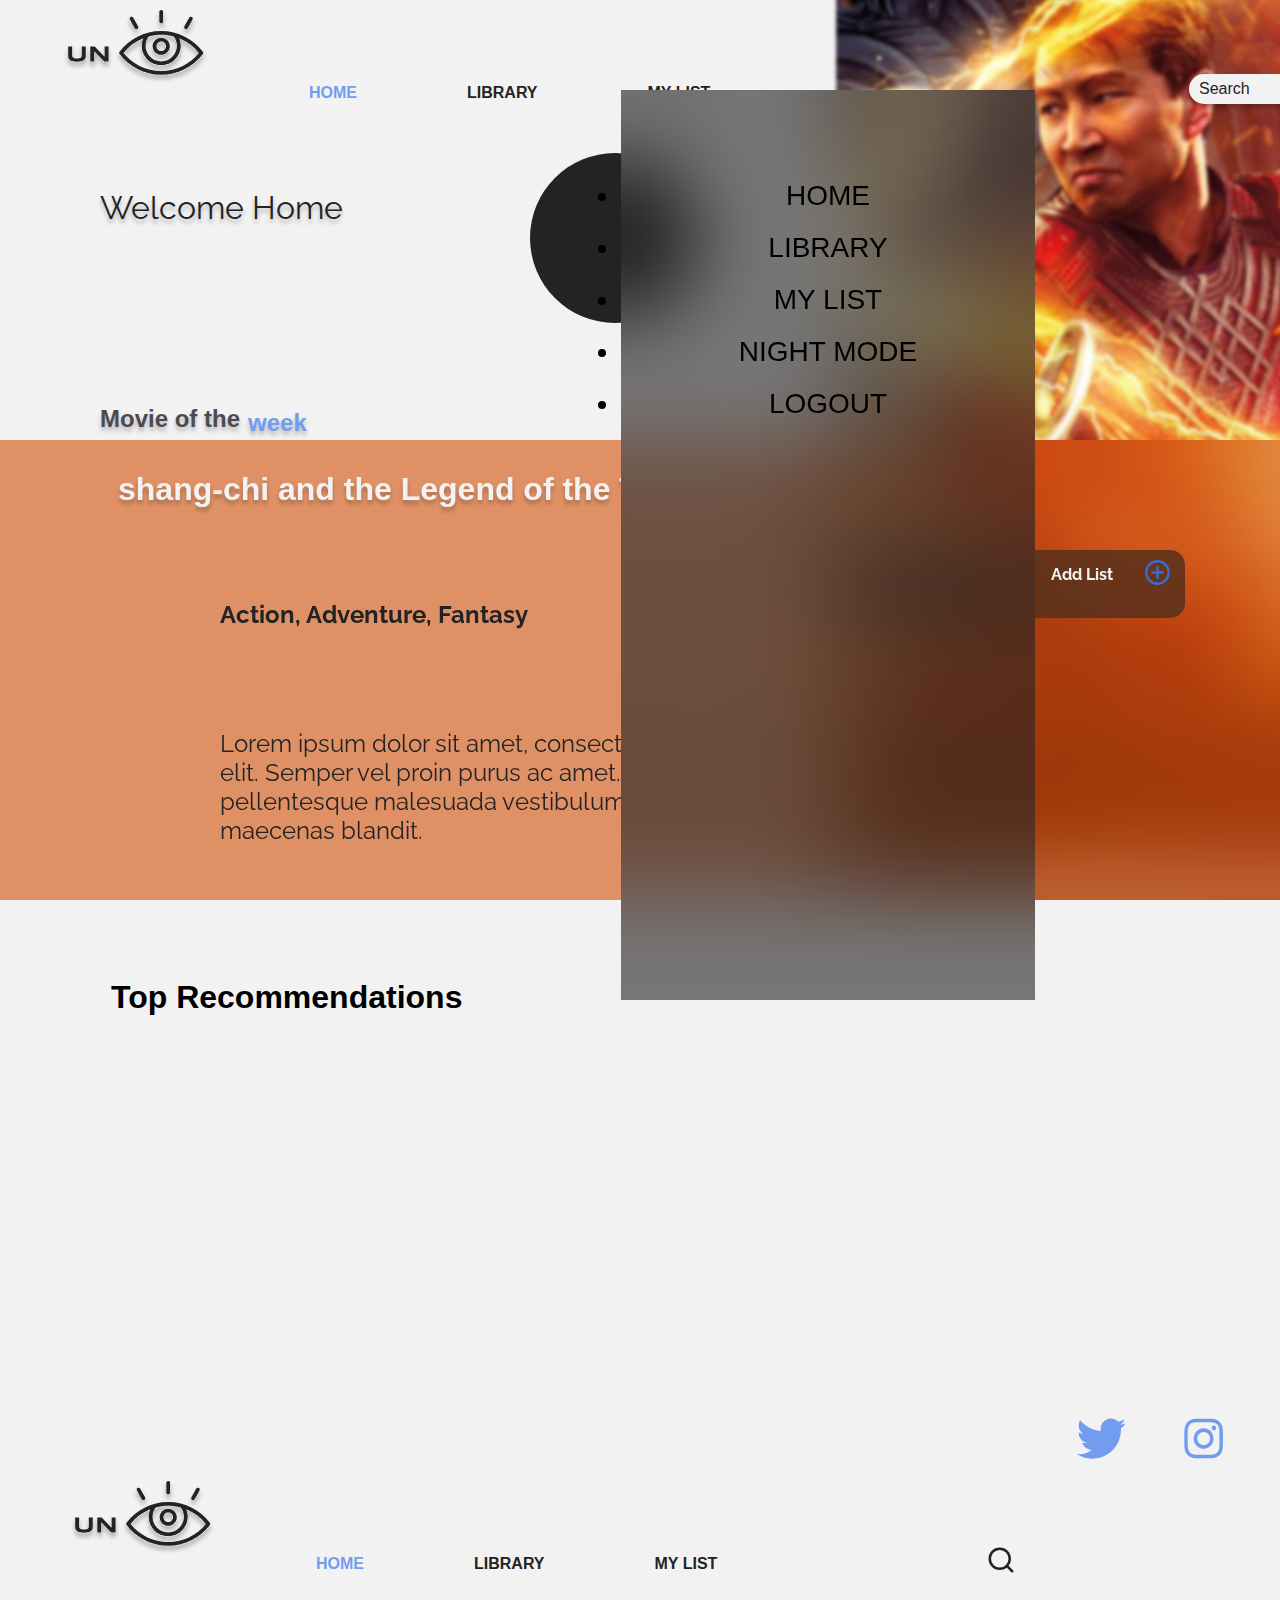
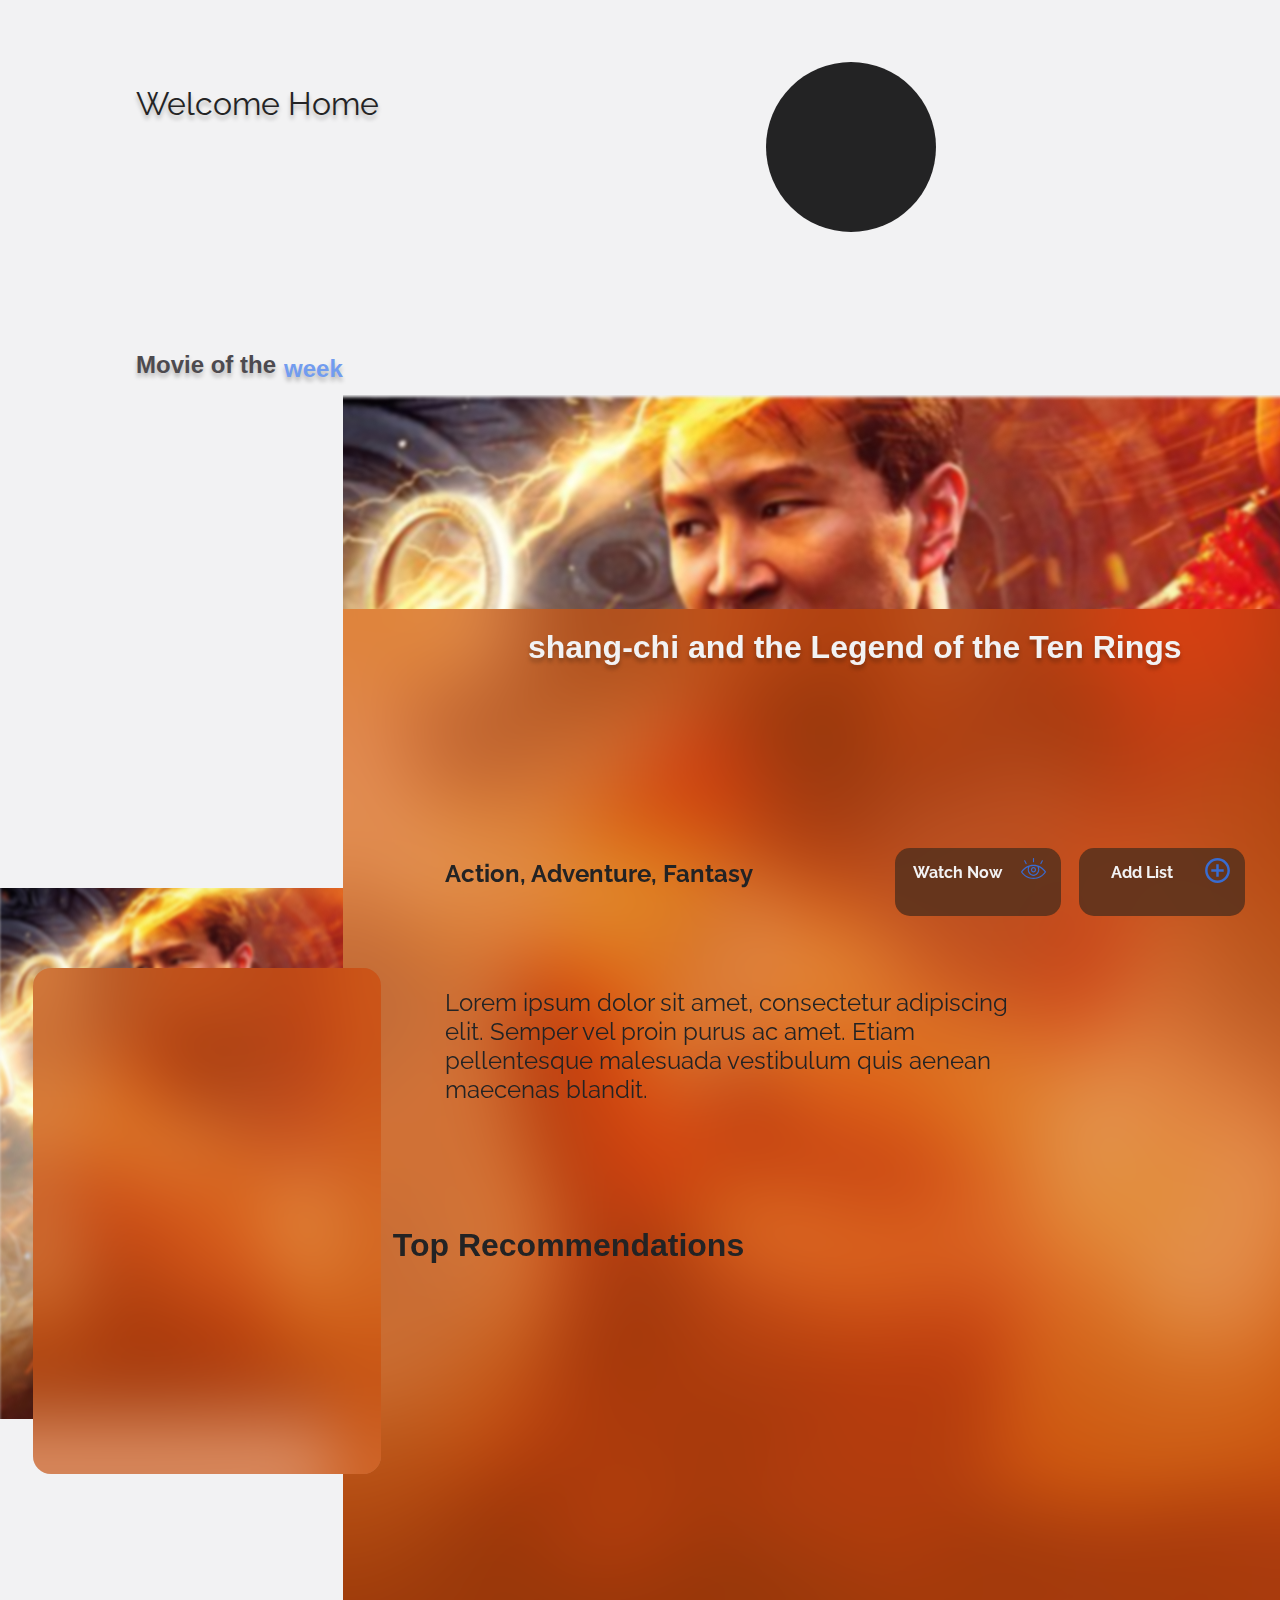
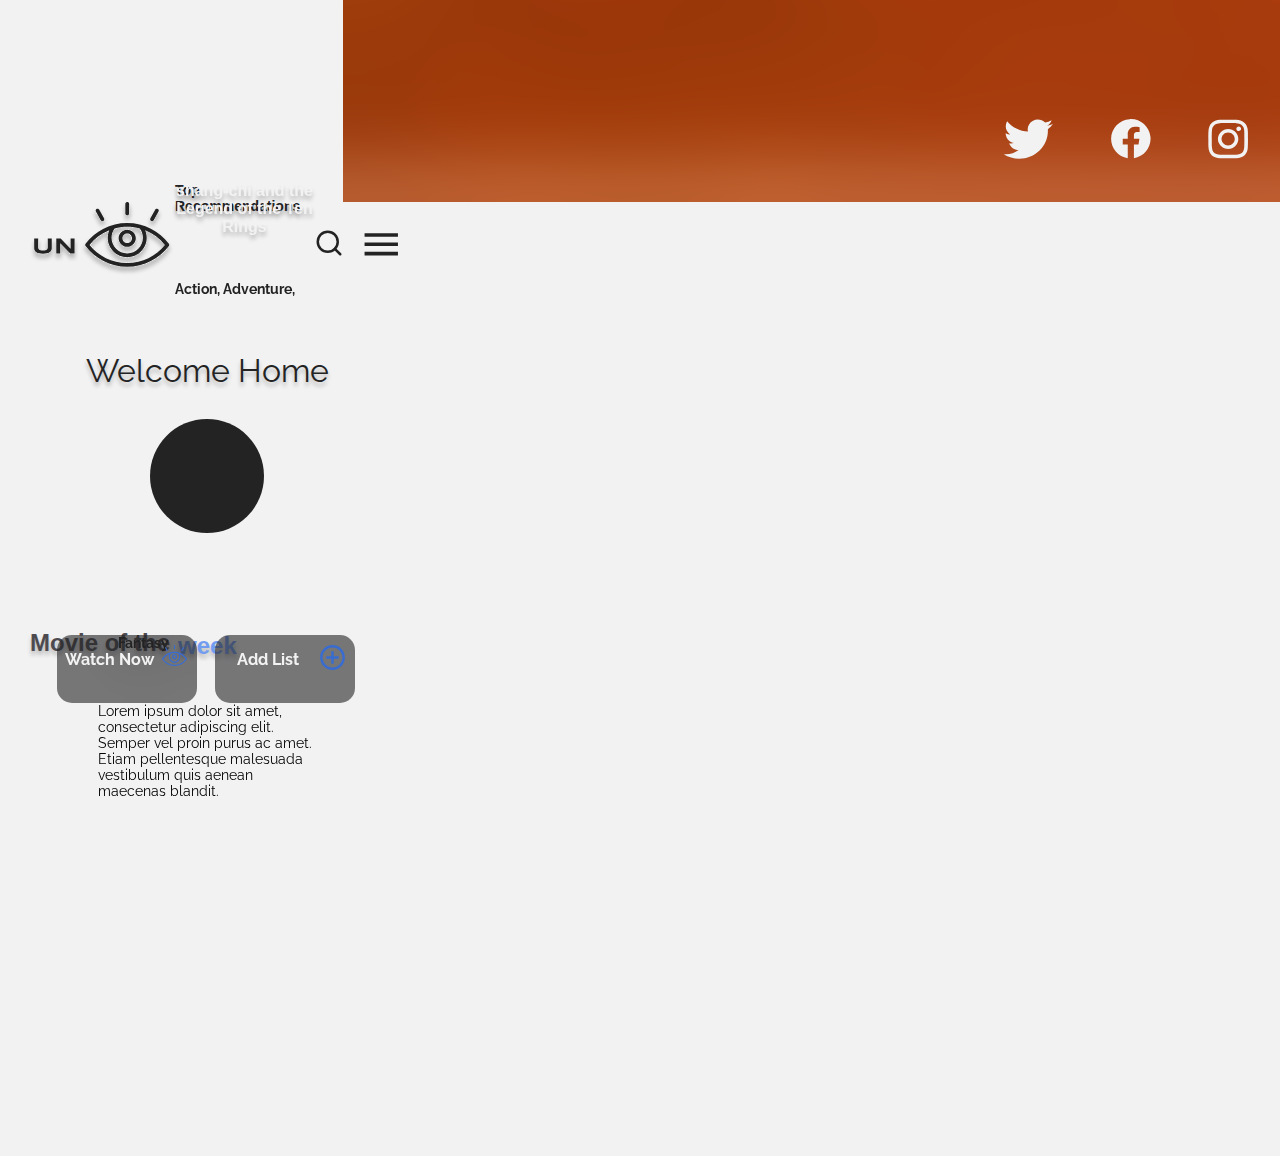
<file: index.html>
<!DOCTYPE html>
<html lang="en">
<head>
    <meta charset="UTF-8">
    <meta http-equiv="X-UA-Compatible" content="IE=edge">
    <meta name="viewport" content="width=device-width, initial-scale=1.0">

    <!--meta data-->
    <meta name="author" content="Monica Zhou, Roswika Luruli, Natasha janse van Rensbug">
    <meta name="studentnumber" content="200025, 21100423, 21100474"/>
    <meta name="subject" content="DV100_T4"/>
    <meta name="lecturer" content="Mike Maynard"/>
    <meta name="assignment" content="DV100 Term 4 Final Website"/>
    <meta name="class" content="Class2"/>

    <!--title-->
    <title>Unseen - Landing Page</title>

    <!--css link-->
    <link rel="stylesheet" href="css/main.css">
    <link rel="stylesheet" href="css/home.css">

    <!--jQuery Library-->
    <script src="https://ajax.googleapis.com/ajax/libs/jquery/3.6.0/jquery.min.js"></script>

    <!--scripts-->
    <script src="js/index.js"></script>
    <script src="js/data.js"></script>
    <script src="js/home.js"></script>

      <!--bootstrap-->
      <script src="https://cdn.jsdelivr.net/npm/bootstrap@5.1.1/dist/js/bootstrap.min.js" integrity="sha384-skAcpIdS7UcVUC05LJ9Dxay8AXcDYfBJqt1CJ85S/CFujBsIzCIv+l9liuYLaMQ/" crossorigin="anonymous"></script>
      <link href="https://cdn.jsdelivr.net/npm/bootstrap@5.0.2/dist/css/bootstrap.min.css" rel="stylesheet" integrity="sha384-EVSTQN3/azprG1Anm3QDgpJLIm9Nao0Yz1ztcQTwFspd3yD65VohhpuuCOmLASjC" crossorigin="anonymous">
      <script src="https://cdn.jsdelivr.net/npm/bootstrap@5.0.2/dist/js/bootstrap.bundle.min.js" integrity="sha384-MrcW6ZMFYlzcLA8Nl+NtUVF0sA7MsXsP1UyJoMp4YLEuNSfAP+JcXn/tWtIaxVXM" crossorigin="anonymous"></script>

    <!--google fonts link-->
    <link rel="preconnect" href="https://fonts.googleapis.com">
    <link rel="preconnect" href="https://fonts.gstatic.com" crossorigin>
    <link href="https://fonts.googleapis.com/css2?family=Raleway:ital,wght@0,100;0,200;0,300;0,400;0,500;0,600;0,700;0,800;0,900;1,100;1,200;1,300;1,400;1,500;1,600;1,700;1,800;1,900&family=Syncopate:wght@400;700&display=swap" rel="stylesheet">

    <!--THIS IS THE MASTER BRANCH-->
</head>

<body>

    <div class="container-fluid">

        <div class="landing-page-desktop d-none d-xxl-block">

        <div class="header-box">

        <div class="navigation-container">
           <a href="./index.html"><div class="nav-logo"></div></a>

              <div class="navigation-box">
                  <!-- <div id="active-filter-box"></div> -->
                  
                <div class="nav-buttons">
                 <a href="./index.html" id="home-button"><li>Home</li></a>
                 <a href="./pages/library.html"><li>Library</li></a>
                <a href="./pages/my_list.html"><li>My List</li></a>
                </div><!--nav-buttons--> 
            </div><!--navigation-box-->
    <div class="header-img">
        
            <div class="search-box">
                 <div class="search-bar">
                <input type="text" placeholder="Search" class="search">
            </div><!--search-bar-->
            </div><!--search-box-->
     </div>

     
        </div><!--navigation-container-->


        <!-- <div class="welcome-info">
            <div class="welcome-message-box"><h1>Thank you for choosing UnSEEN</h1></div>
            <div class="reg-log-box">
               <a href="pages/login.html"> <div class="reg-button button"><li>Register</li></div> </a>
               <div class="seperater-div"></div>
               <a href=""> <div class="log-button button"><li>Login</li></div> </a>
            </div> -->


        <div class="welcome-info">
            <div class="welcome-message-box"><h1>Welcome Home</h1>
                <h2 class="name_out">User</h2>

                <div class="profile-pic-box"></div>
                <div class="options-block">
                    <li>Edit Image</li>
                    <li>Night Mode</li>
                    <a href="./pages/login.html"><li>Logout</li></a>
                </div><!--options-block-->
            </div><!--welcome-message-box-->

            <div class="MOTW-div">
                <h1>Movie of the</h1>
                <h2>week</h2>
            </div>
        </div>

    </div><!--header-box-->

<div class="movie-of-week-info">
   <h1>shang-chi and the Legend of the Ten Rings</h1>
        <div class="MOTW-info-div">
         <h2>Action, Adventure, Fantasy</h2>

         <div class="watch-add-box">
             <div class="watch-add-button watch-now-button">Watch Now
                 <div class="watch-add-icon"><img src="img/icons/landing pg/watch-now.svg" width="25"></div>
             </div>
             <div class="watch-add-button add-list-button">Add List
                <div class="watch-add-icon"><img src="img/icons/landing pg/add-icon.svg" width="25"></div>
             </div>
         </div><!--watch-add-box-->

         <div class="movie-description-box">
             <h2>Lorem ipsum dolor sit amet, consectetur adipiscing elit. Semper vel proin purus ac amet. Etiam pellentesque malesuada vestibulum quis aenean maecenas blandit. </h2> </div>

        </div><!--MOTW-info-div-->
    
    
        </div><!--movie-of-week-info-->

        <div class="top-recommendations">

            <h1>Top Recommendations</h1>

            <div class="top-movies">

                <!-- <div class="movie first_movie"></div>
                <div class="movie"></div>
                <div class="movie"></div>
                <div class="movie"></div>
                <div class="movie"></div> -->

            </div><!--top-movies-->

        </div><!--top-recommendations-->

        <!-- <div class="more-recommends">

            <h1>Movies</h1>

            <div class="more-movies">

         

            </div>

        </div> -->



<div class="footer">

    <div class="media">

 <div class="twitter media-icon">  <a href=""><img class="" src="./img/icons/media icons/twitter-blue-icon.svg" height="40.66"></a></div>
 <div class="insta media-icon"> <a href=""><img class="" src="./img/icons/media icons/instagram-blue-icon.svg" height="40.66"></a></div>
 <div class="facebook media-icon"> <a href=""><img class="" src="./img/icons/media icons/facebook-blue-icon.svg" height="40.66"></a></div>

    </div><!--media-->

</div><!--footer-->


    </div><!--landing-page-desktop-->










    
    <div class="landing-page-ipad d-none d-xl-block d-xxl-none">

        <div class="navigation-container-pd">
            <a href="./index.html"><div class="nav-logo-pd"></div></a>

            <div class="navigation-box-pd">
                <!-- <div id="active-filter-box"></div> -->
                
              <div class="nav-buttons-pd">
               <a href="./index.html" id="home-button-pd"><li>Home</li></a>
               <a href="./pages/library.html"><li>Library</li></a>
              <a href="./pages/my_list.html"><li>My List</li></a>
              </div><!--nav-buttons--> 

              <div class="search-icon-pd">
              <div class="search-icon-pd"><img src="img/icons/landing pg/search.svg" width="30"></div></div>
          </div><!--navigation-box-->

       </div><!--navigation-container-pd-->

       <div class="welcome-message-box-pd">

        <div class="thank-you-box-pd">Welcome Home 
            <h2 class="name_out">User</h2>
        
        <div class="profile-pic-box"></div>
        <div class="options-block options-block-pd">
            <li>Edit Image</li>
            <li>Night Mode</li>
            <a href="./pages/login.html"><li>Logout</li></a>
        </div><!--options-block-->

        </div><!--thank-you-box-pd-->

        <!-- <div class="reg-log-box-pd">
            <a href="pages/login.html"> <div class="reg-button-pd button"><li>Register</li></div> </a>
            <div class="seperater-div-pd"></div>
            <a href=""> <div class="log-button-pd button-pd"><li>Login</li></div> </a>
         </div>reg-log-box -->
         <div class="MOTW-div-pd MOTW-div-pd">
            <h1>Movie of the</h1>
            <h2>week</h2>
        </div><!--MOTW-div-->

       </div><!--welcome-message-box-pd-->



       <div class="background-img-pd">

        <div class="movie-of-week-info-pd">
            <div class="movie-title-pd">shang-chi and the Legend of the Ten Rings</div>

            <div class="MOTW-info-div-pd">
                <h2>Action, Adventure, Fantasy</h2>
       
                <div class="watch-add-box-pd">
                    <div class="watch-add-button watch-now-button-pd">Watch Now
                        <div class="watch-add-icon-pd"><img src="img/icons/landing pg/watch-now.svg" width="25"></div>
                    </div>
                    <div class="watch-add-button add-list-button-pd">Add List
                       <div class="watch-add-icon-pd"><img src="img/icons/landing pg/add-icon.svg" width="25"></div>
                    </div>
                </div><!--watch-add-box-->
       
                <div class="movie-description-box-pd">
                    <h2>Lorem ipsum dolor sit amet, consectetur adipiscing elit. Semper vel proin purus ac amet. Etiam pellentesque malesuada vestibulum quis aenean maecenas blandit. </h2> </div>
               </div>  

               <div class="top-reco-box-pd">
                   <div class="top-reco-title-pd">Top Recommendations</div>

                   <div class="top-movie-selector-pd">
                    <div class="top-movies-pd">

                        <!-- <div class="movie-pd first_movie-pd"></div>
                        <div class="movie-pd"></div>
                        <div class="movie-pd"></div>
                        <div class="movie-pd"></div>
                        <div class="movie-pd"></div> -->
        
                    </div><!--top-movies-->
                 </div>                        <!--top-movie-selector-pd-->
                <div class="empty-class1-pd"></div>

                <div class="footer">

                    <div class="media">
                
                 <div class="twitter media-icon">  <a href=""><img class="" src="./img/icons/media icons/twitter-icon-white.svg" height="40.66"></a></div>
                 <div class="insta media-icon"> <a href=""><img class="" src="./img/icons/media icons/ig-icon-white.svg" height="40.66"></a></div>
                 <div class="facebook media-icon"> <a href=""><img class="" src="./img/icons/media icons/facebook-icon-white.svg" height="40.66"></a></div>
                
                    </div><!--media-->
                
                </div><!--footer-->
               </div><!--top-reco-box-pd-->

     
            
           </div><!--movie-of-week-info-pd-->
        </div><!--background-img-pd-->


       </div><!--landing-page-ipad-->








       <div class="landing-page-iphone d-block d-sm-none">

        <div class="nav-container-mb">
           <a href="./index.html"><div class="nav-logo-mb"></div></a>
   
           <div class="nav-icon-box-mb">
               <div class="search-icon-mb">
                   <div class="search-icon-mb"><img src="img/icons/landing pg/search.svg" width="30"></div></div>
   
                   <div class="menu-icon-mb">
                       <div class=""><img src="img/icons/landing pg/menu-icon.svg" width="45"></div>
                   </div>
   
           </div><!--nav-icon-box-mb-->
        </div><!--nav-container-mb-->

        <div class="menu-box-mb">
            <ul>
                <li><a href="index.html">HOME</a></li>
                <li><a href="pages/library.html">LIBRARY</a></li>
                <li><a href="pages/my_list.html">MY LIST</a></li>
                <li><a href="">NIGHT MODE</a></li>
                <li><a href="pages/login.html">LOGOUT</a></li>
            </ul>
        </div><!--menu-box-mb-->
   
        <div class="welcome-info-mb">
           <div class="welcome-message-box-mb"><h1>Welcome Home</h1> <h2 class="name_out">User</h2>
            <div class="profile-pic-box-mb"></div>

        </div><!--welcome-message-box-mb-->

           <!-- <div class="reg-log-box-mb">
              <a href="pages/login.html"> <div class="reg-button-mb button-mb"><li>Register</li></div> </a>
              <div class="seperater-div-mb"></div>
              <a href=""> <div class="log-button-mb button-mb"><li>Login</li></div> </a>
           </div>reg-log-box -->
   
           <div class="MOTW-div-mb">
               <h1>Movie of the</h1>
               <h2>week</h2>
           </div><!--MOTW-div-->
       </div><!--welcome-info-->
   
       <div class="background-img-mb">
           <div class="movie-info-box-mb">
               <div class="MOTW-title-mb">shang-chi and the Legend of the Ten Rings</div>
               <div class="movie-genre-box-mb">Action, Adventure, Fantasy</div>
   
               <div class="watch-add-box-mb">
                   <div class="watch-add-button-mb watch-now-button-mb">Watch Now
                       <div class="watch-add-icon-mb"><img src="img/icons/landing pg/watch-now.svg" width="25"></div>
                   </div>
                   <div class="watch-add-button-mb add-list-button-mb">Add List
                      <div class="watch-add-icon-mb"><img src="img/icons/landing pg/add-icon.svg" width="25"></div>
                   </div>
   
                   <div class="movie-desc-box-mb">Lorem ipsum dolor sit amet, consectetur adipiscing elit. Semper vel proin purus ac amet. Etiam pellentesque malesuada vestibulum quis aenean maecenas blandit. </div>  
   
                   <div class="media-mb">
                   
                       <div class="twitter-mb media-icon-mb">  <a href=""><img class="" src="./img/icons/media icons/twitter-icon-white.svg" height="40.66"></a></div>
                       <div class="insta-mb media-icon-mb"> <a href=""><img class="" src="./img/icons/media icons/ig-icon-white.svg" height="40.66"></a></div>
                       <div class="facebook-mb media-icon-mb"> <a href=""><img class="" src="./img/icons/media icons/facebook-icon-white.svg" height="40.66"></a></div>
                      
                          </div><!--media-->
   
               </div><!--watch-add-box-mb-->
           </div><!--movie-info-box-mb-->
            </div><!--background-img-mb-->
   
            <div class="emptyclass1-mb"></div>
            <div class="top-reco-title-mb">Top Recommendations </div>
   
            <div class="top-movie-selector-mb">
               <div class="top-movies-mb">
   
                   <!-- <div class="movie-mb first_movie-mb"></div>
                   <div class="movie-mb"></div>
                   <div class="movie-mb"></div>
                   <div class="movie-mb"></div>
                   <div class="movie-mb"></div> -->
   
               </div><!--top-movies-->
             </div>  <!-- top-movie-selector-pd-->
   
          </div><!--landing-page-iphone-->


    </div><!--container-fluid-->
    
</body>
</html>
</file>
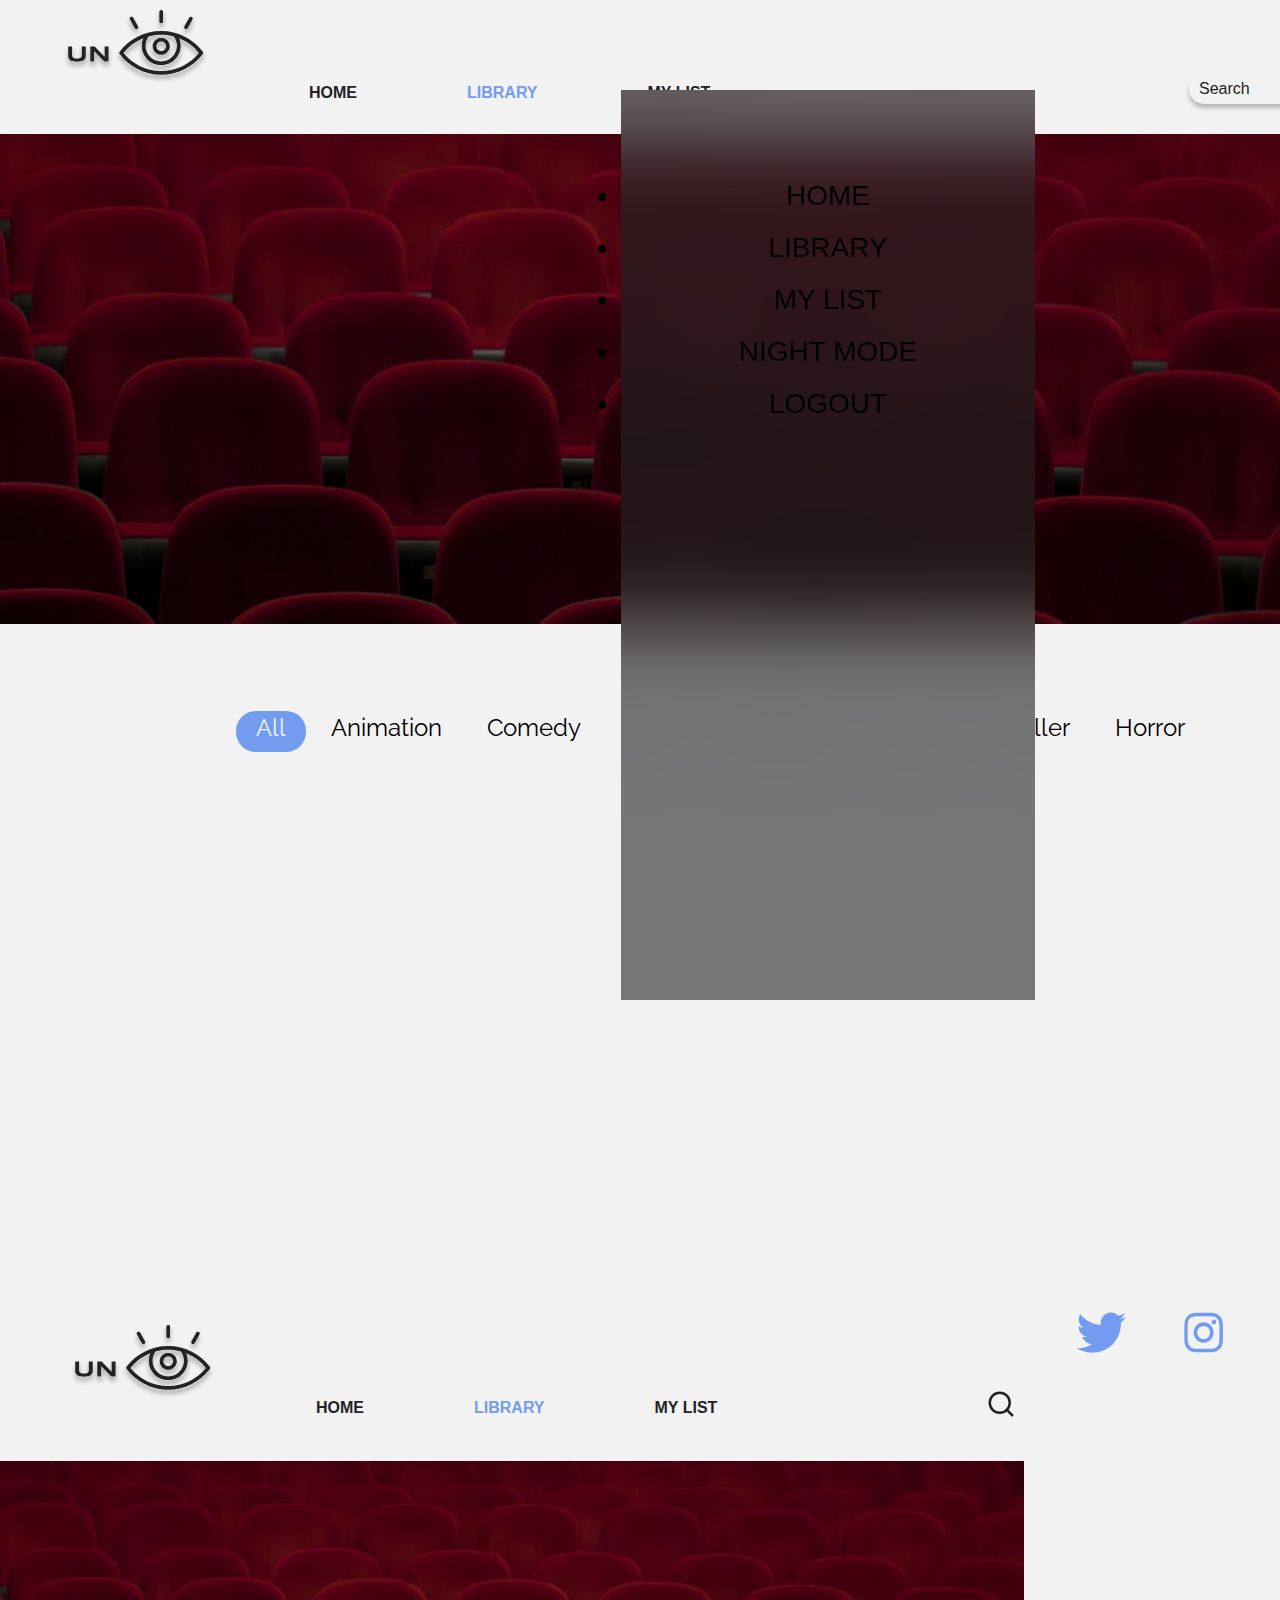
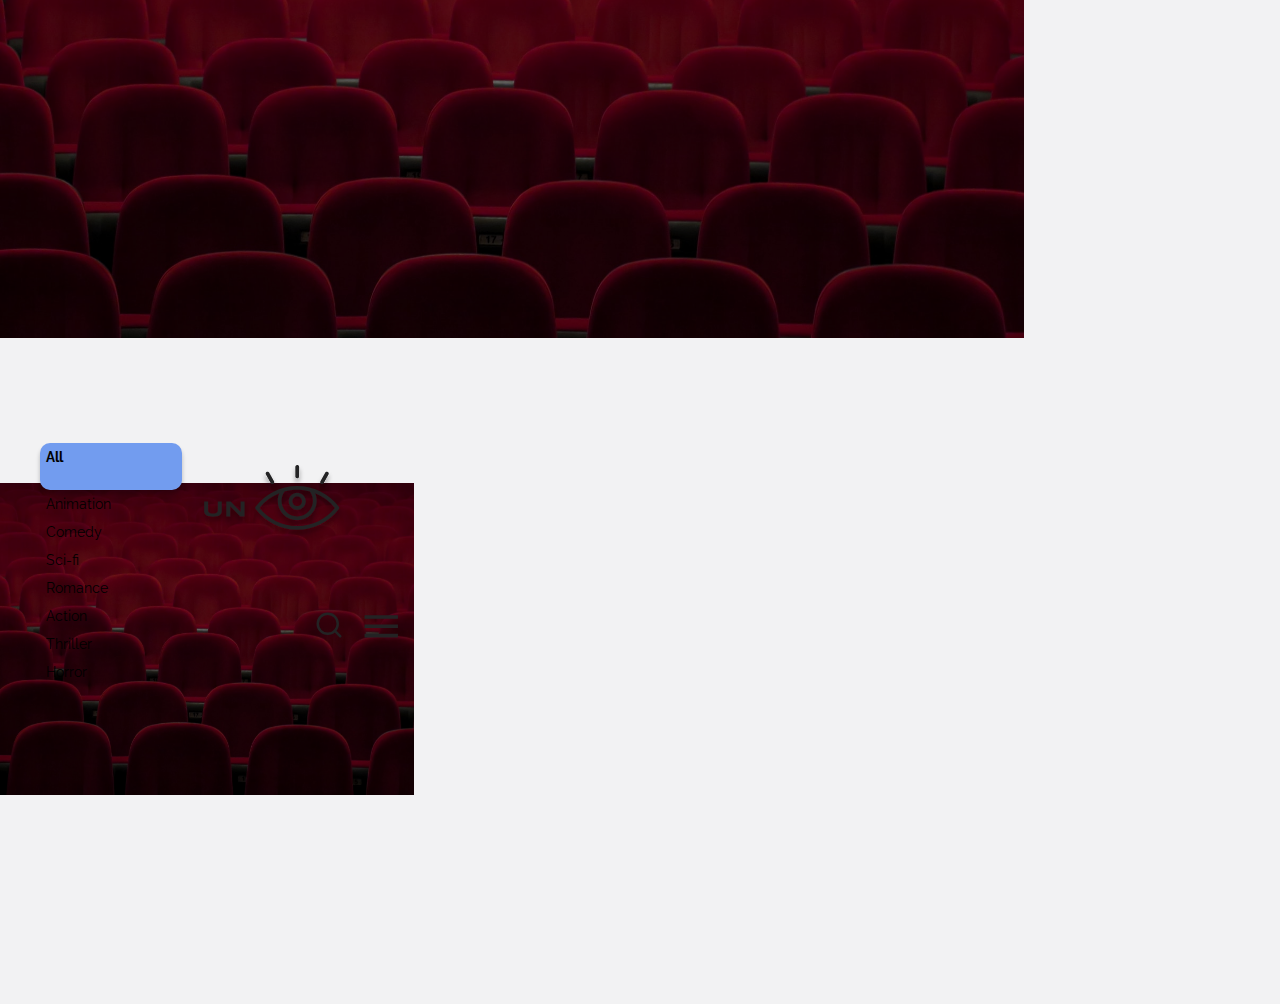
<file: pages/library.html>
<!DOCTYPE html>
<html lang="en">

<head>
    <meta charset="UTF-8">
    <meta http-equiv="X-UA-Compatible" content="IE=edge">
    <meta name="viewport" content="width=device-width, initial-scale=1.0">

    <!--meta data-->
    <meta name="author" content="Monica Zhou, Roswika Luruli, Natasha janse van Rensbug">
    <meta name="studentnumber" content="200025, 21100423, 21100474" />
    <meta name="subject" content="DV100_T4" />
    <meta name="lecturer" content="Mike Maynard" />
    <meta name="assignment" content="DV100 Term 4 Final Website" />
    <meta name="class" content="Class2" />

    <!--title-->
    <title>Unseen - Movie Library Page</title>

    <!--css link-->
    <link rel="stylesheet" href="../css/main.css">
    <link rel="stylesheet" href="../css/library.css">

    <!--jQuery Library-->
    <script src="https://ajax.googleapis.com/ajax/libs/jquery/3.6.0/jquery.min.js"></script>

    <!--scripts-->
    <script src="../js/index.js"></script>
    <script src="../js/data.js"></script>
    <script src="../js/library.js"></script>

    <!--bootstrap-->
    <script src="https://cdn.jsdelivr.net/npm/bootstrap@5.1.1/dist/js/bootstrap.min.js" integrity="sha384-skAcpIdS7UcVUC05LJ9Dxay8AXcDYfBJqt1CJ85S/CFujBsIzCIv+l9liuYLaMQ/" crossorigin="anonymous"></script>
    <link href="https://cdn.jsdelivr.net/npm/bootstrap@5.0.2/dist/css/bootstrap.min.css" rel="stylesheet" integrity="sha384-EVSTQN3/azprG1Anm3QDgpJLIm9Nao0Yz1ztcQTwFspd3yD65VohhpuuCOmLASjC" crossorigin="anonymous">
    <script src="https://cdn.jsdelivr.net/npm/bootstrap@5.0.2/dist/js/bootstrap.bundle.min.js" integrity="sha384-MrcW6ZMFYlzcLA8Nl+NtUVF0sA7MsXsP1UyJoMp4YLEuNSfAP+JcXn/tWtIaxVXM" crossorigin="anonymous"></script>

    <!--google fonts link-->
    <link rel="preconnect" href="https://fonts.googleapis.com">
    <link rel="preconnect" href="https://fonts.gstatic.com" crossorigin>
    <link href="https://fonts.googleapis.com/css2?family=Raleway:ital,wght@0,100;0,200;0,300;0,400;0,500;0,600;0,700;0,800;0,900;1,100;1,200;1,300;1,400;1,500;1,600;1,700;1,800;1,900&family=Syncopate:wght@400;700&display=swap" rel="stylesheet">

    <!--THIS IS THE MASTER BRANCH-->
</head>

<body>

    <div class="container-fluid">

        <div class="library-page-desktop d-none d-xxl-block">

            <div class="navigation-container">
                <a href="../index.html">
                    <div class="nav-logo"></div>
                </a>

                <div class="navigation-box">
                    <div class="nav-buttons">
                        <a href="../index.html">
                            <li>Home</li>
                        </a>
                        <a href="../pages/library.html" id="home-button">
                            <li>Library</li>
                        </a>
                        <a href="../pages/my_list.html">
                            <li>My List</li>
                        </a>
                    </div>
                    <!--nav-buttons-->
                </div>
                <!--navigation-box-->


                <div class="search-box">
                    <div class="search-bar">
                        <input type="text" placeholder="Search" class="search">
                    </div>
                    <!--search-bar-->
                </div>
                <!--search-box-->

            </div>
            <!--navigation-container-->


            <div class="header-img">
            </div>
            <!--header-img-->

            <div class="top-movies-box">
                <!-- <div class="top-movie first_movie">
            <div class="movie-overlay">
                <h1>Title</h1>
                <h2>9<img class="fav-star" src="../img/my-list-pg-img/star-icon.svg" height="20"></h2>
            </div>
        </div>
        <div class="top-movie"></div>
        <div class="top-movie"></div>
        <div class="top-movie"></div>
        <div class="top-movie"></div> -->
            </div>
            <!--top-movies-->

            <div class="empty-border1"></div>

            <div class="filters-box">
                <div class="filter-tabs">
                    <div class="filter-button genre-filter-active all-button" data-id="all">All</div>
                    <div class="filter-button animation-button" data-id=16>Animation</div>
                    <div class="filter-button comedy-button" data-id=35>Comedy</div>
                    <div class="filter-button sci-fi-button" data-id=878>Sci-fi</div>
                    <div class="filter-button romance-button" data-id=10749>Romance</div>
                    <div class="filter-button action-button" data-id=28>Action</div>
                    <div class="filter-button thriller-button" data-id=53>Thriller</div>
                    <div class="filter-button horror-button" data-id=27>Horror</div>
                </div>
                <!--filter-tabs-->
            </div>
            <!--filters-box-->

            <div class="movie-container">
                <!-- <div class="movie first_movie"></div>
        <div class="movie"></div>
        <div class="movie"></div>
        <div class="movie"></div>
        <div class="movie"></div> -->
            </div>
            <!--movie-container-->

            <div class="emptyclass2"></div>

            <div class="footer">

                <div class="media">

                    <div class="twitter media-icon">
                        <a href=""><img class="" src="../img/icons/media icons/twitter-blue-icon.svg" height="40.66"></a>
                    </div>
                    <div class="insta media-icon">
                        <a href=""><img class="" src="../img/icons/media icons/instagram-blue-icon.svg" height="40.66"></a>
                    </div>
                    <div class="facebook media-icon">
                        <a href=""><img class="" src="../img/icons/media icons/facebook-blue-icon.svg" height="40.66"></a>
                    </div>

                </div>
                <!--media-->

            </div>
            <!--footer-->
        </div>
        <!--library-page-desktop-->



        <!--///////////////////////////////////////////////////////////I_PAD/////////////////////////////////////////////////////////////-->



        <div class="library-page-ipad  d-none d-xl-block d-xxl-none">

            <div class="navigation-container-pd">
                <a href="../index.html">
                    <div class="nav-logo-pd"></div>
                </a>

                <div class="navigation-box-pd">
                    <!-- <div id="active-filter-box"></div> -->

                    <div class="nav-buttons-pd">
                        <a href="../index.html">
                            <li>Home</li>
                        </a>
                        <a href="" id="home-button-pd">
                            <li>Library</li>
                        </a>
                        <a href="../pages/my_list.html">
                            <li>My List</li>
                        </a>
                    </div>
                    <!--nav-buttons-->

                    <div class="search-icon-pd">
                        <div class="search-icon-pd"><img src="../img/icons/landing pg/search.svg" width="30"></div>
                    </div>
                </div>
                <!--navigation-box-->
            </div>
            <!--navigation-container-pd-->

            <div class="header-img-pd">
            </div>
            <!--header-img-pd-->

            <div class="top-movies-box-pd">
                <!-- <div class="top-movie-pd"></div>
        <div class="top-movie-pd"></div>
        <div class="top-movie-pd"></div>
        <div class="top-movie-pd"></div>
        <div class="top-movie-pd"></div> -->
            </div>
            <!--top-movies-->

            <div class="filters-box-pd">
                <div class="filter-tabs-pd">
                    <div class="filter-button-pd genre-filter-active-pd all-button-pd" data-id="all">All</div>
                    <div class="filter-button-pd animation-button-pd" data-id="16">Animation</div>
                    <div class="filter-button-pd comedy-button-pd" data-id="35">Comedy</div>
                    <div class="filter-button-pd sci-fi-button-pd" data-id="878">Sci-fi</div>
                    <div class="filter-button-pd romance-button-pd" data-id="10749">Romance</div>
                    <div class="filter-button-pd action-button-pd" data-id="28">Action</div>
                    <div class="filter-button-pd thriller-button-pd" data-id="53">Thriller</div>
                    <div class="filter-button-pd horror-button-pd" data-id="27">Horror</div>
                </div>
                <!--filter-tabs-->
            </div>
            <!--filters-box-->

            <div class="movie-container-pd">
                <!-- <div class="movie-pd first_movie-pd"></div>
        <div class="movie-pd"></div>
        <div class="movie-pd"></div> -->
            </div>
            <!--movie-container-->


        </div>
        <!--library-page-i-pad-->




        <!--///////////////////////////////////////////////////////////I_PHONE/////////////////////////////////////////////////////////////-->



        <div class="library-page-iphone d-block d-sm-none">

            <div class="nav-container-mb">
                <a href="./index.html">
                    <div class="nav-logo-mb"></div>
                </a>

                <div class="nav-icon-box-mb">
                    <div class="search-icon-mb">
                        <div class="search-icon-mb"><img src="../img/icons/landing pg/search.svg" width="30"></div>
                    </div>

                    <div class="menu-icon-mb">
                        <div class=""><img src="../img/icons/landing pg/menu-icon.svg" width="45"></div>
                    </div>
                    <!--menu-icon-mb-->

                </div>
                <!--nav-icon-box-mb-->
            </div>
            <!--nav-container-mb-->

            <div class="menu-box-mb">
                <ul>
                    <li><a href="../index.html">HOME</a></li>
                    <li><a href="../pages/library.html">LIBRARY</a></li>
                    <li><a href="../pages/my_list.html">MY LIST</a></li>
                    <li><a href="">NIGHT MODE</a></li>
                    <li><a href="../pages/login.html">LOGOUT</a></li>
                </ul>
            </div><!--menu-box-mb-->

            <div class="header-img-mb"></div>

            <div class="top-movies-box-mb">
                <!-- <div class="top-movie-mb"></div>
        <div class="top-movie-mb"></div>
        <div class="top-movie-mb"></div>
        <div class="top-movie-mb"></div> -->
            </div>
            <!--top-movies-->

            <div class=".genre-box-mb">
                
            </div>
       <div class="movie-container-mb">


       </div>
        <!--movie-container-->


    </div>
    <!--library-page-mb-->


    </div>
    <!--container-fluid-->

</body>

</html>
</file>
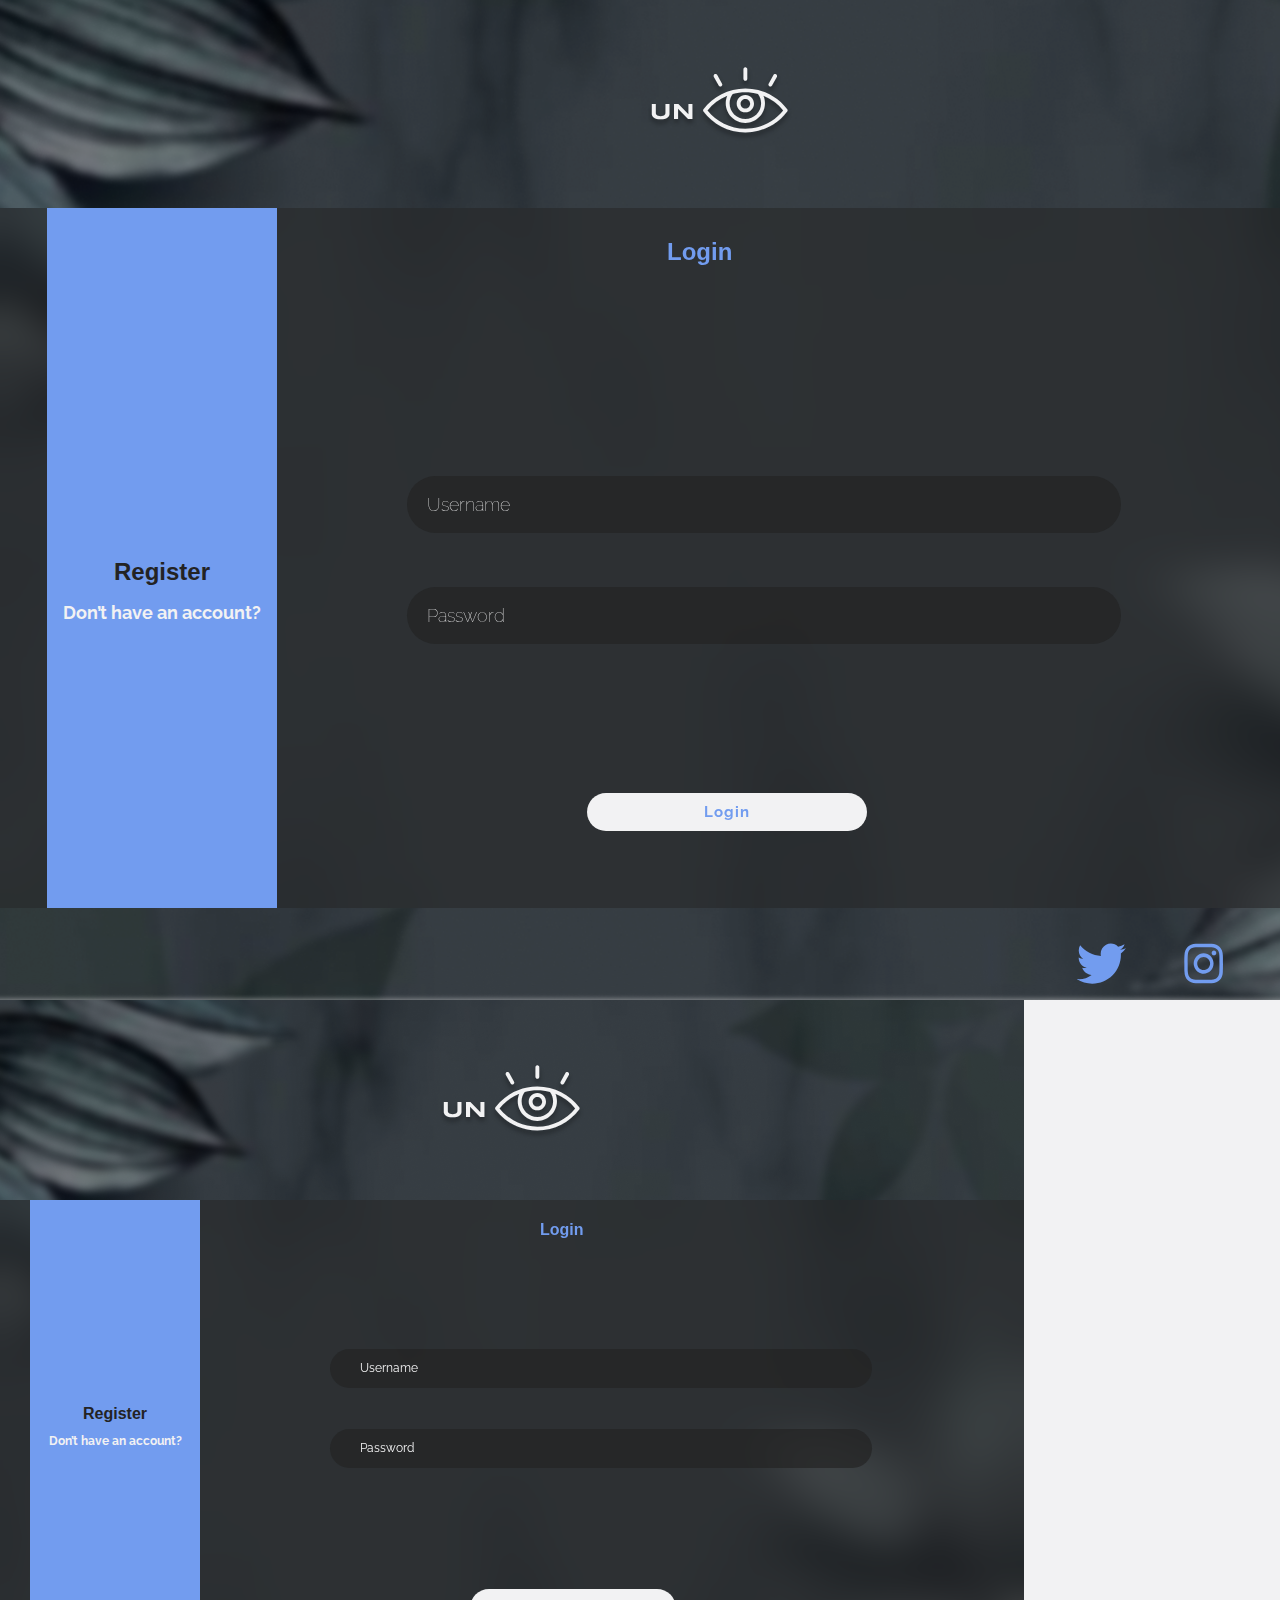
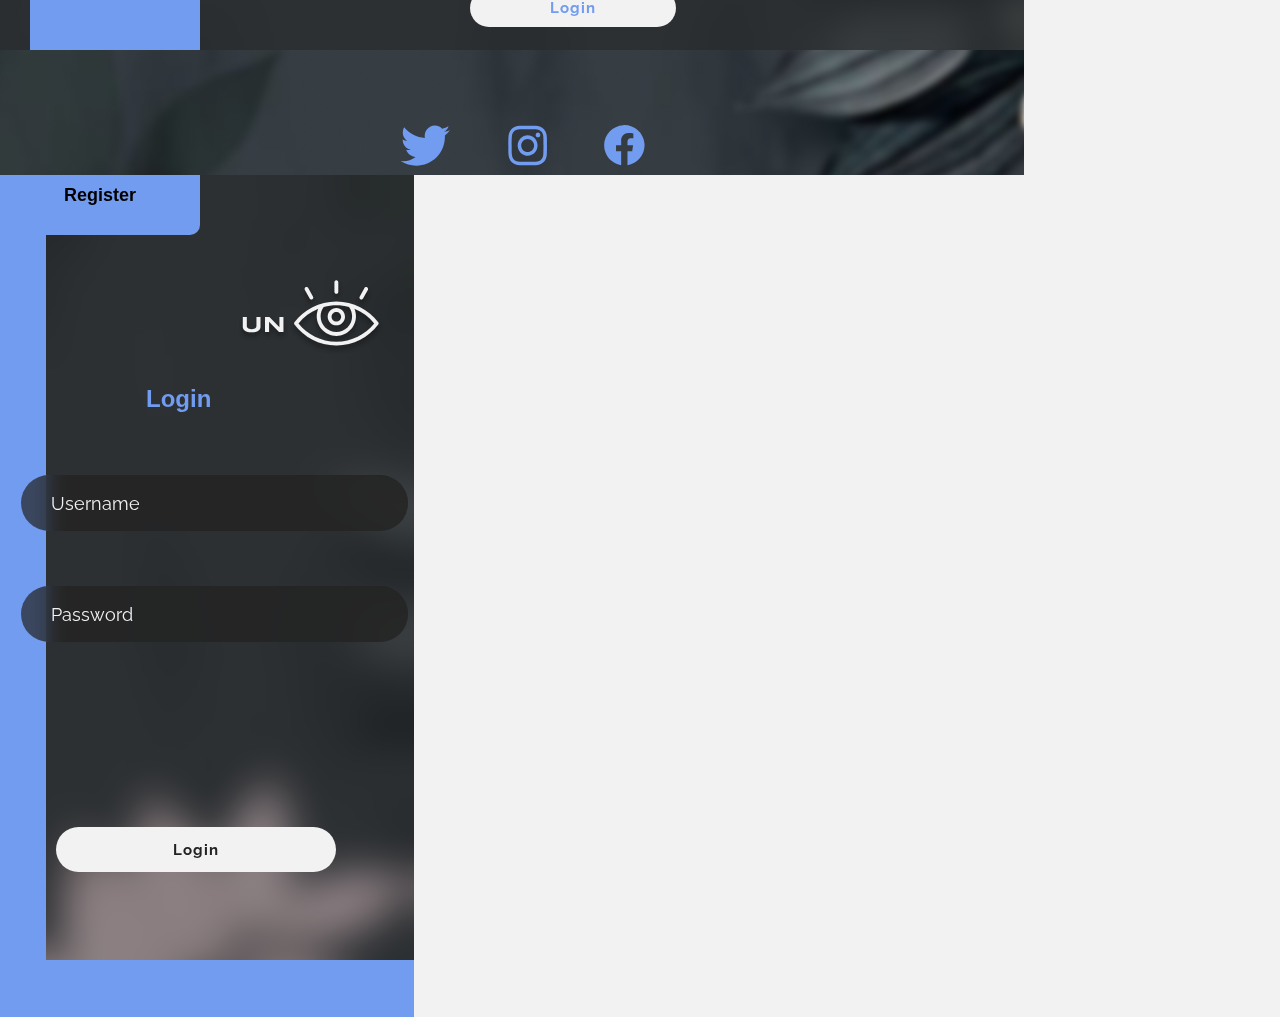
<file: pages/login.html>
<!DOCTYPE html>
<html lang="en">

<head>
    <meta charset="UTF-8">
    <meta http-equiv="X-UA-Compatible" content="IE=edge">
    <meta name="viewport" content="width=device-width, initial-scale=1.0">

    <!--meta data-->
    <meta name="author" content="Monica Zhou, Roswika Luruli, Natasha janse van Rensbug">
    <meta name="studentnumber" content="200025, 21100423, 21100474" />
    <meta name="subject" content="DV100_T4" />
    <meta name="lecturer" content="Mike Maynard" />
    <meta name="assignment" content="DV100 Term 4 Final Website" />
    <meta name="class" content="Class2" />

    <!--title-->
    <title>Unseen - Login & Register Page</title>

    <!--css link-->
    <link rel="stylesheet" href="../css/main.css">
    <link rel="stylesheet" href="../css/login.css">

    <!--jQuery Library-->
    <script src="https://ajax.googleapis.com/ajax/libs/jquery/3.6.0/jquery.min.js"></script>

    <!--scripts-->
    <script src="../js/index.js"></script>
    <script src="../js/data.js"></script>

      <!--bootstrap-->
      <script src="https://cdn.jsdelivr.net/npm/bootstrap@5.1.1/dist/js/bootstrap.min.js" integrity="sha384-skAcpIdS7UcVUC05LJ9Dxay8AXcDYfBJqt1CJ85S/CFujBsIzCIv+l9liuYLaMQ/" crossorigin="anonymous"></script>
      <link href="https://cdn.jsdelivr.net/npm/bootstrap@5.0.2/dist/css/bootstrap.min.css" rel="stylesheet" integrity="sha384-EVSTQN3/azprG1Anm3QDgpJLIm9Nao0Yz1ztcQTwFspd3yD65VohhpuuCOmLASjC" crossorigin="anonymous">
      <script src="https://cdn.jsdelivr.net/npm/bootstrap@5.0.2/dist/js/bootstrap.bundle.min.js" integrity="sha384-MrcW6ZMFYlzcLA8Nl+NtUVF0sA7MsXsP1UyJoMp4YLEuNSfAP+JcXn/tWtIaxVXM" crossorigin="anonymous"></script>

    <!--google fonts link-->
    <link rel="preconnect" href="https://fonts.googleapis.com">
    <link rel="preconnect" href="https://fonts.gstatic.com" crossorigin>
    <link href="https://fonts.googleapis.com/css2?family=Raleway:ital,wght@0,100;0,200;0,300;0,400;0,500;0,600;0,700;0,800;0,900;1,100;1,200;1,300;1,400;1,500;1,600;1,700;1,800;1,900&family=Syncopate:wght@400;700&display=swap" rel="stylesheet">

    <!--THIS IS THE MASTER BRANCH-->
</head>

<body>

    <div class="container-fluid">

        <div class="login-page-desktop d-none d-xxl-block">

        <div class="empty-border1"></div>
        <div class="nav-logo-white"></div>
        <div class="empty-border2"></div>

        <div class="register-box reg-all">
            <div class="login-slider login-slider-all">

                <div class="login-path-box">
                    <h1>Login</h1>
                    <h2>Already have an account?</h2>
                </div><!--login-path-box-->

                <!-- <a href="../index.html"><div class="backHome-path-box">
                    <div class="back-home-icon"><img class="back-home" src="../img/icons/login_register pg/back-home-icon.svg"></div>
                </div></a> -->

            </div><!--login-slider-->

            <div class="register-info-container">
                <h1>Register</h1>

                <div class="firstname-div personal-info-div">
                   <input id="firstname" name="firstname" placeholder="First name"> 
                </div><!--firstname-div-->

                <div class="lastname-div personal-info-div">
                    <input id="lastname" name="lastname" placeholder="Last name"> 
                 </div><!--lastname-div-->

                 <div class="email-div personal-info-div">
                    <input id="email" name="email" placeholder="E-mail"> 
                 </div><!--email-div-->

                 <div class="password-div personal-info-div">
                    <input id="password" name="password" placeholder="Password"> 
                 </div><!--password-div-->

                 <div class="submit-box">
                 <input type="submit" name="signUp" value="Sign Up" class="submit-reg"></div>


            </div><!--register-info-container-->
        </div><!--register-box-->

        <div class="login-box login-box-all">
            <div class="reg-slider reg-slider-all">

                <div class="reg-path-box">
                    <h1>Register</h1>
                    <h2>Don’t have an account?</h2>
                </div><!--login-path-box-->

                <!-- <a href="../index.html"><div class="backHome-path-box">
                    <div class="back-home-icon"><img class="back-home" src="../img/icons/login_register pg/back-home-icon-reg-pg.svg"></div>
                </div></a> -->

            </div><!--login-slider-->

            <div class="login-info-container login-h1-tag">
                <h1>Login</h1>

                 <div class="username-div personal-info-div login-input-top">
                    <input class="username" name="username" type="text" placeholder="Username"> 
                 </div><!--email-div-->

                 <div class="password-div personal-info-div login-input-bottom">
                    <input class="password" name="password" type="password" placeholder="Password"> 
                 </div><!--password-div-->

                 <div class="auth-mes-box auth-message"></div>

                 <div class="submit-box">
                 <input type="submit" name="Login" value="Login" class="submit-log"></div>


            </div><!--register-info-container-->
        </div><!--login-box-->

        <div class="empty-box"></div>
        
        <div class="footer">

            <div class="media">
        
         <div class="twitter media-icon">  <a href=""><img class="" src="../img/icons/media icons/twitter-blue-icon.svg" height="40.66"></a></div>
         <div class="insta media-icon"> <a href=""><img class="" src="../img/icons/media icons/instagram-blue-icon.svg" height="40.66"></a></div>
         <div class="facebook media-icon"> <a href=""><img class="" src="../img/icons/media icons/facebook-blue-icon.svg" height="40.66"></a></div>
        
            </div><!--media-->
        
        </div><!--footer-->

</div><!--login-page-desktop-->






<div class="login-page-ipad  d-none d-xl-block d-xxl-none">

    <div class="empty-border1-pd"></div>
    <div class="nav-logo-white-pd"></div>
    <div class="empty-border2-pd"></div>

    <div class="register-box-pd reg-all">
        <div class="login-slider-pd login-slider-all">

            <div class="login-path-box-pd">
                <h1>Login</h1>
                <h2>Already have an account?</h2>
            </div><!--login-path-box-->

            <!-- <a href="../index.html"><div class="backHome-path-box-pd">
                <div class="back-home-icon-pd"><img class="back-home-pd" src="../img/icons/login_register pg/back-home-icon.svg"></div>
            </div></a> -->

        </div><!--login-slider-->

        <div class="register-info-container-pd">
            <h1>Register</h1>

            <div class="firstname-div-pd personal-info-div-pd">
               <input id="firstname-pd" name="firstname" placeholder="First name"> 
            </div><!--firstname-div-->

            <div class="lastname-div-pd personal-info-div-pd">
                <input id="lastname-pd" name="lastname" placeholder="Last name"> 
             </div><!--lastname-div-->

             <div class="email-div-pd personal-info-div-pd">
                <input id="email-pd" name="email" placeholder="E-mail"> 
             </div><!--email-div-->

             <div class="password-div-pd personal-info-div-pd">
                <input id="password-pd" name="password" placeholder="Password"> 
             </div><!--password-div-->

             <div class="submit-box-pd">
             <input type="submit" name="signUp-pd" value="Sign Up" class="submit-reg"></div>


        </div><!--register-info-container-->
    </div><!--register-box-->


    <div class="login-box-pd login-box-all">
        <div class="reg-slider-pd reg-slider-all">

            <div class="reg-path-box-pd">
                <h1>Register</h1>
                <h2>Don’t have an account?</h2>
            </div><!--login-path-box-->

            <!-- <a href="../index.html"><div class="backHome-path-box-pd">
                <div class="back-home-icon-pd"><img class="back-home-pd" src="../img/icons/login_register pg/back-home-icon-reg-pg.svg"></div>
            </div></a> -->

        </div><!--login-slider-->

        <div class="login-info-container-pd login-h1-tag-pd">
            <h1>Login</h1>

             <div class="username-div-pd personal-info-div-pd login-input-top-pd">
                <input class="username" name="username" placeholder="Username"> 
             </div><!--email-div-->

             <div class="password-div-pd personal-info-div-pd login-input-bottom-pd">
                <input class="password" name="password" placeholder="Password"> 
             </div><!--password-div-->

             <div class="auth-mes-box-pd auth-message"></div>

             <div class="submit-box-pd">
             <input type="submit" name="Login-pd" value="Login" class="submit-log"></div>


        </div><!--login-info-container-->
    </div><!--login-box-->



    <div class="empty-box-pd"></div>
    
    <div class="footer-pd">

        <div class="media-pd">
    
     <div class="twitter-pd media-icon-pd">  <a href=""><img class="" src="../img/icons/media icons/twitter-blue-icon.svg" height="40.66"></a></div>
     <div class="insta-pd media-icon-pd"> <a href=""><img class="" src="../img/icons/media icons/instagram-blue-icon.svg" height="40.66"></a></div>
     <div class="facebook-pd media-icon-pd"> <a href=""><img class="" src="../img/icons/media icons/facebook-blue-icon.svg" height="40.66"></a></div>
    
        </div><!--media-->
    
    </div><!--footer-->

</div><!--login-page-ipad-->






<div class="login-page-iphone  d-block d-sm-none">

    <div class="blue-blur-div-mb reg-all">

        <div class="log-head-mb reg-button-mb login-slider-all">Login</div>

        <div class="main-content-box-mb">

            <div class="log-side-mb reg-button-mb login-slider-all"></div>

            <div class="logo-box-mb">
                <div class="nav-logo-white-mb"></div>
            </div><!--logo-box-mb-->

            <div class="reg-box-mb">Register</div>

            <div class="empty-class1-mb"></div>

            <div class="log-in-div-mb">
                <div class="firstname-div-mb personal-info-div-mb input-edit-mb">
                    <input id="firstname" name="firstname" placeholder="First name"> 
                 </div><!--firstname-div-->
 
                 <div class="lastname-div-mb personal-info-div-mb input-edit-mb">
                     <input id="lastname" name="lastname" placeholder="Last name"> 
                  </div><!--lastname-div-->

                <div class="email-div-mb personal-info-div-mb input-edit-mb">
                    <input id="email-mb" name="email" placeholder="E-mail"> 
                 </div><!--email-div-->

                 <div class="password-div-mb personal-info-div-mb input-edit-mb">
                    <input id="password-mb" name="password" placeholder="Password"> 
                 </div><!--password-div-->

                 <div class="submit-box-mb">
                 <input type="submit" name="sighUp-mb" value="Sign Up" class="submit-reg"></div>

            </div><!--log-in-div-mb-->
       

        </div><!--main-content-box-mb-->

      <div class="log-footer-mb"></div>

    </div><!--blur-div-mb-->

    <div class="black-blur-div-mb login-box-all">

        <div class="reg-head-mb reg-button-mb reg-slider-all">Register</div>

        <div class="main-content-box-mb">

            <div class="reg-side-mb reg-button-mb reg-slider-all"></div>

            <div class="logo-box-mb">
                <div class="nav-logo-white-mb"></div>
            </div><!--logo-box-mb-->

            <div class="login-box-mb">Login</div>

            <div class="empty-class1-mb"></div>

            <div class="log-in-div-mb">
                <div class="username-div-mb personal-info-div-mb">
                    <input class="username" name="username" placeholder="Username"> 
                 </div><!--email-div-->

                 <div class="password-div-mb personal-info-div-mb">
                    <input class="password" name="password" placeholder="Password"> 
                 </div><!--password-div-->

                 <div class="auth-mes-box-mb auth-message"></div>

                 <div class="submit-box-mb">
                 <input type="submit" name="login-mb" value="Login" class="submit-log"></div>

            </div><!--log-in-div-mb-->
       

        </div><!--main-content-box-mb-->

       <div class="reg-footer-mb"></div>

    </div><!--blur-div-mb-->




</div><!--login-page-iphone-->



    </div><!--container-fluid-->



</body>

</html>
</file>
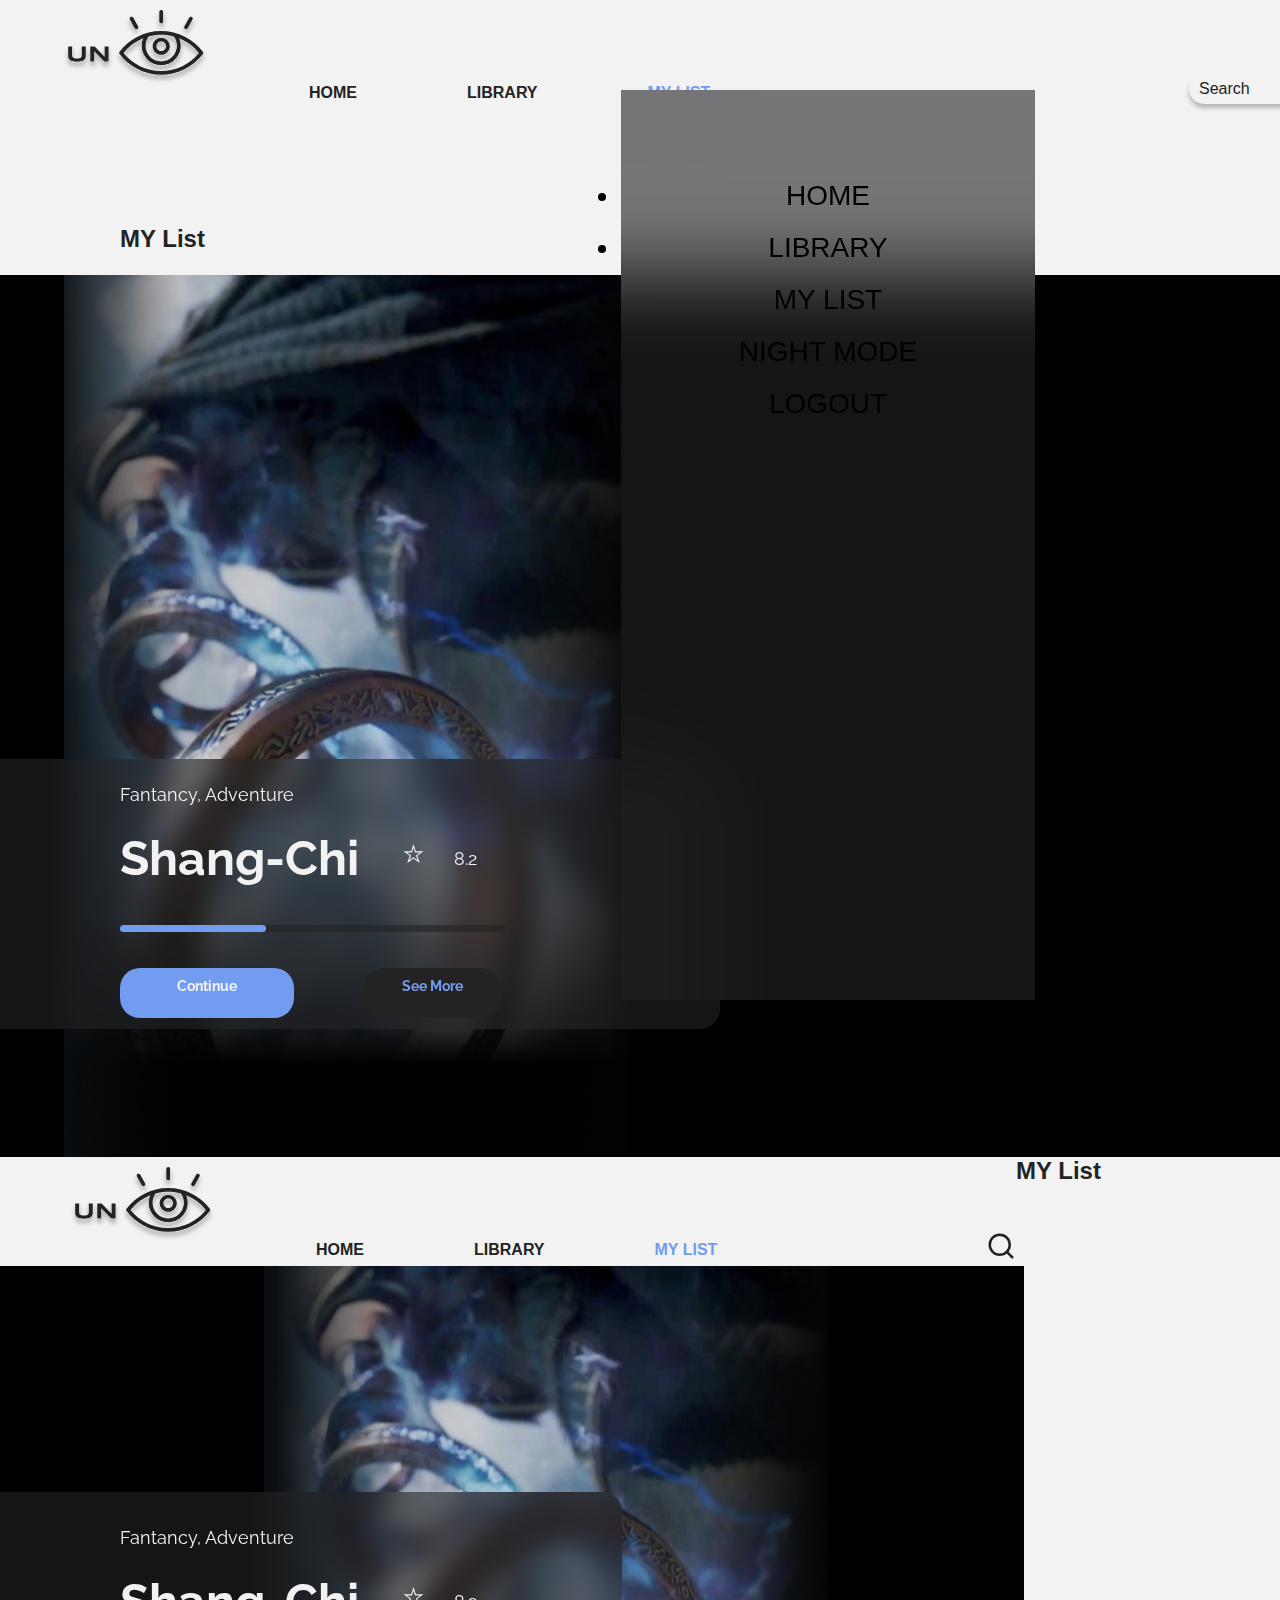
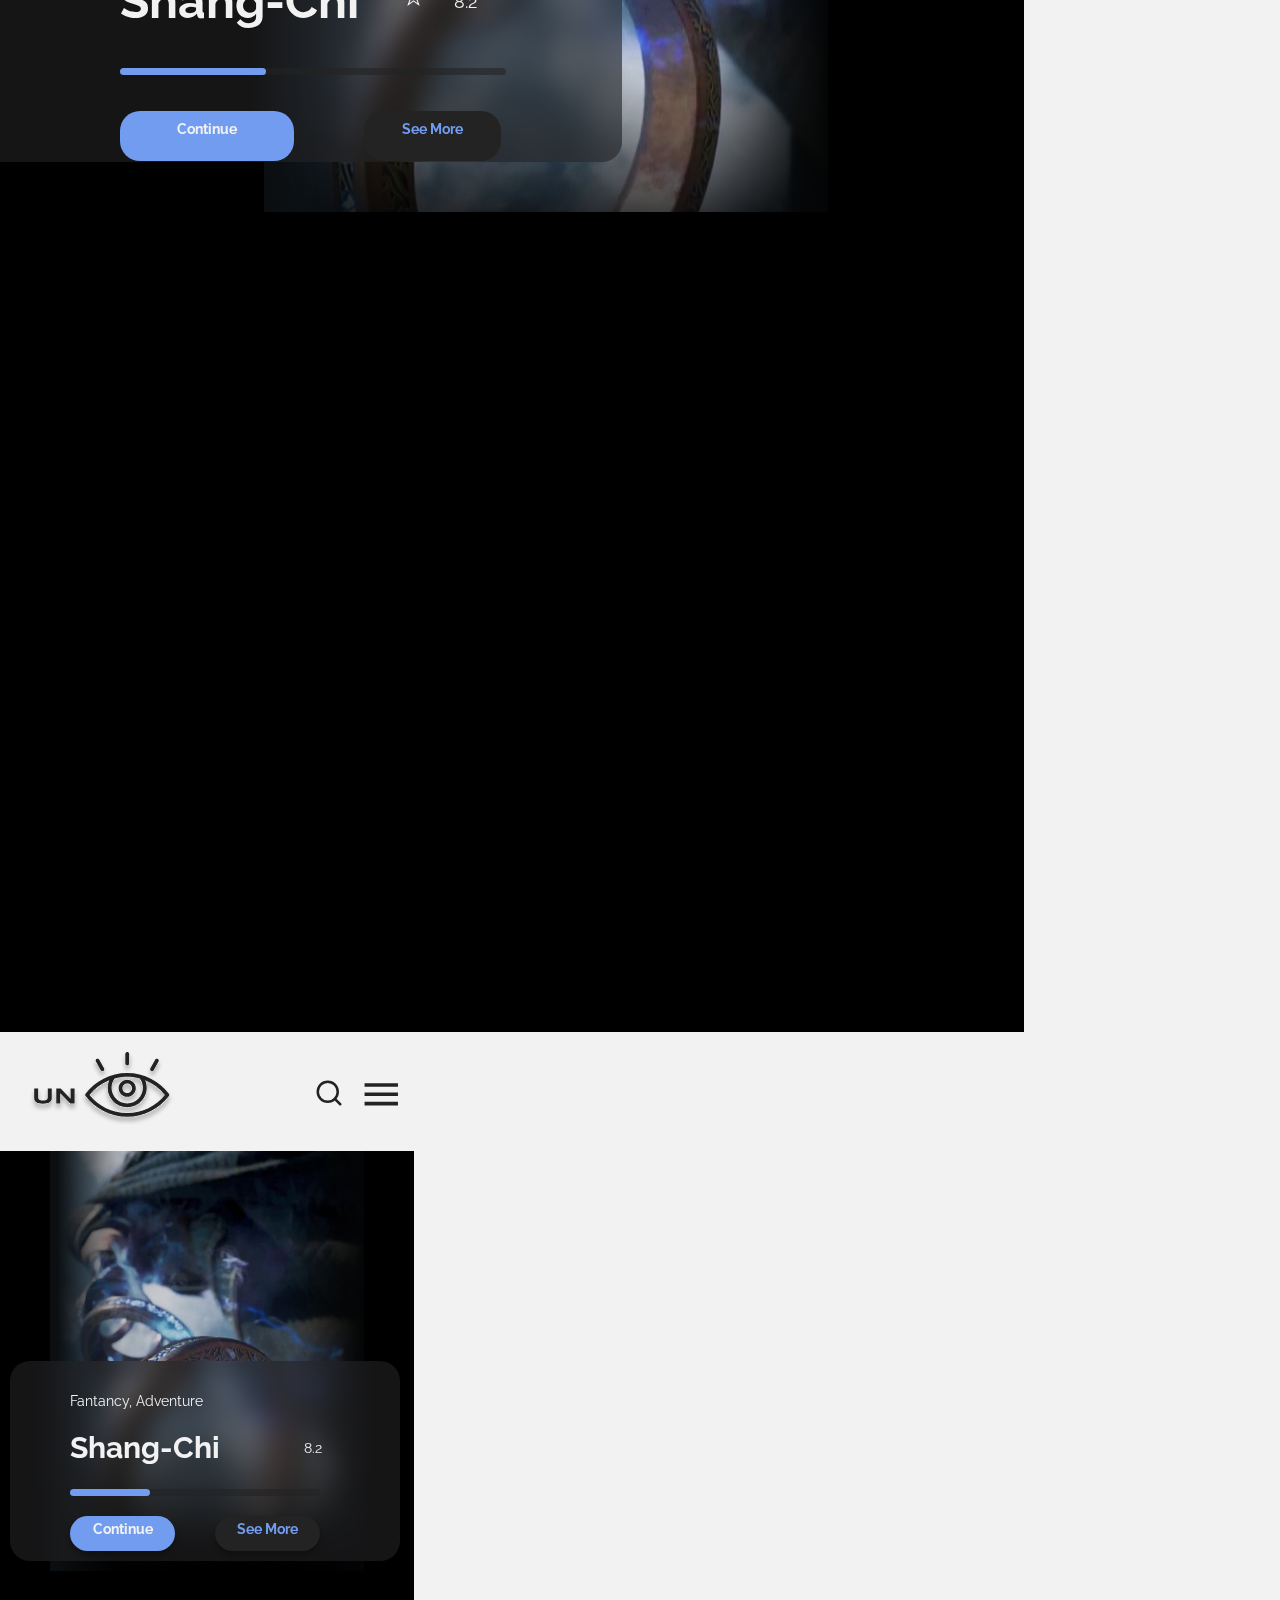
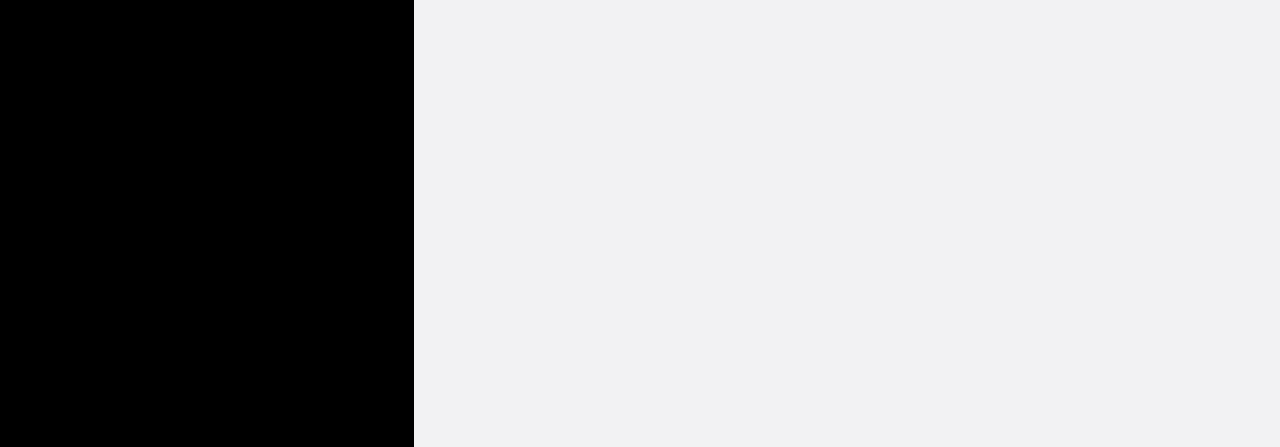
<file: pages/my_list.html>
<!DOCTYPE html>
<html lang="en">

<head>
    <meta charset="UTF-8">
    <meta http-equiv="X-UA-Compatible" content="IE=edge">
    <meta name="viewport" content="width=device-width, initial-scale=1.0">

    <!--meta data-->
    <meta name="author" content="Monica Zhou, Roswika Luruli, Natasha janse van Rensbug">
    <meta name="studentnumber" content="200025, 21100423, 21100474" />
    <meta name="subject" content="DV100_T4" />
    <meta name="lecturer" content="Mike Maynard" />
    <meta name="assignment" content="DV100 Term 4 Final Website" />
    <meta name="class" content="Class2" />

    <!--title-->
    <title>Unseen - My List Page</title>

    <!--css link-->
    <link rel="stylesheet" href="../css/main.css">
    <link rel="stylesheet" href="../css/my_list.css">

    <!--jQuery Library-->
    <script src="https://ajax.googleapis.com/ajax/libs/jquery/3.6.0/jquery.min.js"></script>

    <!--scripts-->
    <script src="../js/index.js"></script>
    <script src="../js/data.js"></script>
    <script src="../js/mylist.js"></script>

    <!--bootstrap-->
    <script src="https://cdn.jsdelivr.net/npm/bootstrap@5.1.1/dist/js/bootstrap.min.js" integrity="sha384-skAcpIdS7UcVUC05LJ9Dxay8AXcDYfBJqt1CJ85S/CFujBsIzCIv+l9liuYLaMQ/" crossorigin="anonymous"></script>
    <link href="https://cdn.jsdelivr.net/npm/bootstrap@5.0.2/dist/css/bootstrap.min.css" rel="stylesheet" integrity="sha384-EVSTQN3/azprG1Anm3QDgpJLIm9Nao0Yz1ztcQTwFspd3yD65VohhpuuCOmLASjC" crossorigin="anonymous">
    <script src="https://cdn.jsdelivr.net/npm/bootstrap@5.0.2/dist/js/bootstrap.bundle.min.js" integrity="sha384-MrcW6ZMFYlzcLA8Nl+NtUVF0sA7MsXsP1UyJoMp4YLEuNSfAP+JcXn/tWtIaxVXM" crossorigin="anonymous"></script>

    <!--google fonts link-->
    <link rel="preconnect" href="https://fonts.googleapis.com">
    <link rel="preconnect" href="https://fonts.gstatic.com" crossorigin>
    <link href="https://fonts.googleapis.com/css2?family=Raleway:ital,wght@0,100;0,200;0,300;0,400;0,500;0,600;0,700;0,800;0,900;1,100;1,200;1,300;1,400;1,500;1,600;1,700;1,800;1,900&family=Syncopate:wght@400;700&display=swap" rel="stylesheet">

    <!--THIS IS THE MASTER BRANCH-->
</head>

<body>

    <div class="container-fluid">

        <div class="my-list-page-desktop d-none d-xxl-block">

        <div class="navigation-container">
            <a href="../index.html">
                <div class="nav-logo"></div>
            </a>

            <div class="navigation-box">
                <div class="nav-buttons">
                    <a href="../index.html">
                        <li>Home</li>
                    </a>
                    <a href="../pages/library.html">
                        <li>Library</li>
                    </a>
                    <a href="../pages/my_list.html" id="home-button">
                        <li>My List</li>
                    </a>
                </div>
                <!--nav-buttons-->
            </div>
            <!--navigation-box-->


            <div class="search-box">
                <div class="search-bar">
                    <input type="text" placeholder="Search" class="search">
                </div>
                <!--search-bar-->
            </div>
            <!--search-box-->

        </div>
        <!--navigation-container-->


        <div class="emptyclass1"></div>

        <div class="title-pg">
            <h1>MY List</h1>
        </div>
        <!--title-pg-->

        <div class="background-box">
            <div class="left-side">


                <div class="preview-img"></div>
                <div class="movie-info">
                    <div class="movie-info-container">
                        <h2>Fantancy, Adventure</h2>
                        <h1>Shang-Chi</h1>
                        <div class="star-icon"><img class="" src="../img/my-list-pg-img/star-icon.svg" height="20"></div>
                        <h3>8.2</h3>
                        <div class="movie-length-grey">
                            <div class="movie-length-blue"></div>
                        </div>
                        <!--movie-length-grey-->
                        <div class="continue-button">Continue</div>
                        <a href="../pages/individual_movie.html">
                            <div class="see-more-button">See More</div>
                        </a>

                    </div>
                    <!--movie-info-container-->
                </div>
                <!--movie-info-->

            </div>
            <!--left-side-->

            <div class="right-side">

                <!-- <div class="movie-card">
                    <div class="movie-cover"></div>
                    <div class="movie-card-info-box">
                        <h1>Afterlife of The Party</h1>
                        <div class="star-icon star2"><img class="" src="../img/my-list-pg-img/star-icon.svg" height="20"></div>
                        <h3>8.2</h3>
                        <div class="movie-length-grey movie-card-length">
                            <div class="movie-length-blue" id="blue-lenght1"></div>
                        </div>
                        
                        <div class="remove-button">Remove</div>
                    </div>
                    
                </div> -->
                <!--movie-card-->

                <!-- <div class="movie-card">
                    <div class="movie-cover"></div>
                    <div class="movie-card-info-box">
                        <h1>Shang-Chi</h1>
                        <div class="star-icon star2"><img class="" src="../img/my-list-pg-img/star-icon.svg" height="20"></div>
                        <h3>8.2</h3>
                        <div class="movie-length-grey movie-card-length">
                            <div class="movie-length-blue" id="blue-lenght1"></div>
                        </div>
                       
                        <div class="remove-button">Remove</div>
                    </div>
                    

                </div>
                

                <div class="movie-card">
                    <div class="movie-cover"></div>
                    <div class="movie-card-info-box">
                        <h1>Yakuza Princess</h1>
                        <div class="star-icon star2"><img class="" src="../img/my-list-pg-img/star-icon.svg" height="20"></div>
                        <h3>8.2</h3>
                        <div class="movie-length-grey movie-card-length">
                            <div class="movie-length-blue" id="blue-lenght1"></div>
                        </div>
                      
                        <div class="remove-button">Remove</div>
                    </div>
                    

                </div>
               

                <div class="movie-card">
                    <div class="movie-cover"></div>
                    <div class="movie-card-info-box">
                        <h1>Avengers Endgame</h1>
                        <div class="star-icon star2"><img class="" src="../img/my-list-pg-img/star-icon.svg" height="20"></div>
                        <h3>8.2</h3>
                        <div class="movie-length-grey movie-card-length">
                            <div class="movie-length-blue" id="blue-lenght1"></div>
                        </div>
                       
                        <div class="remove-button">Remove</div>
                    </div>
                  

                </div> -->
                

            </div><!--right-side-->
           

        </div>


        </div><!--my-list-page-desktop-->







        <div class="my-list-page-ipad d-none d-xl-block d-xxl-none">

            <div class="navigation-container-pd">
                <a href="../index.html">
                    <div class="nav-logo-pd"></div>
                </a>
    
                <div class="navigation-box-pd">
                    <div class="nav-buttons-pd">
                        <a href="../index.html" >
                            <li>Home</li>
                        </a>
                        <a href="../pages/library.html">
                            <li>Library</li>
                        </a>
                        <a href="../pages/my_list.html"id="home-button-pd">
                            <li>My List</li>
                        </a>
                    </div>
                    <!--nav-buttons-->
                    <div class="search-icon-pd">
                        <div class="search-icon-pd"><img src="../img/icons/landing pg/search.svg" width="30"></div></div>
                  
                </div>
                <!--navigation-box-->

               
            </div>
            <!--navigation-container-->
    
    
            <div class="emptyclass1-pd"></div>
    
            <div class="title-pg-pd">
                <h1>MY List</h1>
            </div>
            <!--title-pg-->
    
            <div class="background-box-pd">
                <div class="left-side-pd">
    
    
                    <div class="preview-img-pd"></div>
                    <div class="movie-info-pd">
                        <div class="movie-info-container-pd">
                            <h2>Fantancy, Adventure</h2>
                            <h1>Shang-Chi</h1>
                            <div class="star-icon-pd"><img class="" src="../img/my-list-pg-img/star-icon.svg" height="20"></div>
                            <h3>8.2</h3>
                            <div class="movie-length-grey-pd">
                                <div class="movie-length-blue-pd"></div>
                            </div>
                            <!--movie-length-grey-->
                            <div class="continue-button-pd">Continue</div>
                            <a href="../pages/individual_movie.html">
                                <div class="see-more-button-pd">See More</div>
                            </a>
    
                        </div>
                        <!--movie-info-container-->
                    </div>
                    <!--movie-info-->
    
                </div>
                <!--left-side-->
    
                <div class="right-side-pd">
    
                    <!-- <div class="movie-card-pd">
                        <div class="movie-cover-pd"></div>
                        <div class="movie-card-info-box-pd">
                            <h1>Afterlife of The Party</h1>
                            <div class="star-icon star2-pd"><img class="" src="../img/my-list-pg-img/star-icon.svg" height="20"></div>
                            <h3>8.2</h3>
                            <div class="movie-length-grey movie-card-length-pd">
                                <div class="movie-length-blue-pd" id="blue-lenght1-pd"></div>
                            </div>
                           
                            <div class="remove-button-pd">Remove</div>
                        </div>
                       
                    </div> -->
                  
    
                   
    
                </div>
                <!--movie-card-->
    
            </div>
            <!--background-box-->
    
    
    </div><!--my-list-page-IPAD-->







    <div class="my-list-page-iphone d-block d-sm-none">

        <div class="nav-container-mb">
            <a href="../index.html"><div class="nav-logo-mb"></div></a>
    
            <div class="nav-icon-box-mb">
                <div class="search-icon-mb">
                    <div class="search-icon-mb"><img src="../img/icons/landing pg/search.svg" width="30"></div></div>
    
                    <div class="menu-icon-mb">
                        <div class=""><img src="../img/icons/landing pg/menu-icon.svg" width="45"></div>
                    </div><!--menu-icon-mb-->
    
            </div><!--nav-icon-box-mb-->
         </div><!--nav-container-mb-->
         <div class="menu-box-mb ">
            <ul>
                <li><a href="../index.html">HOME</a></li>
                <li><a href="../pages/library.html">LIBRARY</a></li>
                <li><a href="../pages/my_list.html">MY LIST</a></li>
                <li><a href="">NIGHT MODE</a></li>
                <li><a href="../pages/login.html">LOGOUT</a></li>
            </ul>
        </div><!--menu-box-mb-->

        <!--title-pg-->

        <div class="background-box-mb">
            <div class="left-side-mb">


                <div class="preview-img-mb"></div>
                <div class="movie-info-mb">
                    <div class="movie-info-container-mb">
                        <h2>Fantancy, Adventure</h2>
                        <h1>Shang-Chi</h1>
                        <div class="star-icon-mb"></div>
                        <h3>8.2</h3>
                        <div class="movie-length-grey-mb">
                            <div class="movie-length-blue-mb"></div>
                        </div>
                        <!--movie-length-grey-->
                        <div class="continue-button-mb">Continue</div>
                        <a href="../pages/individual_movie.html">
                            <div class="see-more-button-mb">See More</div>
                        </a>

                    </div>
                    <!--movie-info-container-->
                </div>
                <!--movie-info-->

            </div>
            <!--left-side-->

            <div class="right-side-mb">

                <!-- <div class="movie-card-mb">
                    <div class="movie-cover-mb"></div>
                    <div class="movie-card-info-box-mb">
                        <h1>Afterlife of The Party</h1>
                        <div class="star-icon star2-mb"></div>
                        <h3>8.2</h3>
                        <div class="movie-length-grey-mb movie-card-length-mb">
                            <div class="movie-length-blue-mb" id="blue-lenght1-mb"></div>
                        </div>
                 
                        <div class="remove-button-mb">Remove</div>
                    </div>
             
                </div> -->


            </div>
            <!--movie-card-->

        </div> <!--background-box-->
   
      </div><!--my-list-page-iphone-->





    </div> <!--container-fluid-->

</body>

</html>
</file>
<file: css/main.css>
/* font-family: 'Raleway', sans-serif;
font-family: 'Syncopate', sans-serif; */
body {
    margin: 0;
    padding: 0;
    background-color: #F2F2F3;
    position: relative;
    width: 1440px;
    height: auto;
    margin-top: 0px;
}
.navigation-container {
    width: 100%;
    height: 109px;
}
.nav-logo {
    width: 145px;
    height: 109px;
    background-image: url("../img/logo.svg");
    background-position: center;
    background-size: cover;
    margin-left: 64px;
    float: left;
}
.nav-logo:hover{
    margin-top: -5px;
    transition: 0.3s;
}
.navigation-box, .search-box {
    width: 590px;
    height: 35px;
    margin-top: 74px;
    float: left;
}

.search-box {
    width: 608px;
    float: right;
}

.nav-buttons li {
    list-style-type: none;
    font-family: 'Syncopate', sans-serif;
    float: left;
    color: #232324;
    text-decoration: none;
    text-transform: uppercase;
    font-size: 16px;
    font-weight: bold;
    margin: 10px;
    margin-left: 100px;
}
.nav-buttons li:hover{
    color: #729CEF;
}

.nav-buttons-mb li:hover{
    color: #729CEF;
}
.search-bar {
    width: 186px;
    height: 30px;
    border-radius: 10px;
    float: right;
    margin-right: 65px;
}
.search {
    border: none;
    width: 90%;
    height: 90%;
    padding: 1.7px 10px;
    border-radius: 38px;
    background-color: #F2F2F3;
    box-shadow: 0px 4px 4px rgba(0, 0, 0, 0.25);
    font-size: 16px;
    font-family: 'Nunito Sans', sans-serif;
    color: #232322;
    outline: none;
}
.search::placeholder {
    color: #232322;
}

.footer {
    width: 100%;
    height: 63px;
}
.media {
    height: 100%;
    width: 364px;
    float: right;
}
.media-icon {
    float: left;
    cursor: pointer;
    margin-left: 57px;
    padding-top: 10px;
}
.twitter {
    margin-left: 0px;
}


/* START I-PAD CSS//////////////////////////////////////////////////////////////////////////////*/
.landing-page-ipad{
    width: 1024;
}
.nav-buttons-pd li:hover{
    color: #729CEF;
}
.navigation-container-pd {
    width: 100%;
    height: 126px;
}
.nav-logo-pd {
    width: 145px;
    height: 109px;
    background-image: url("../img/logo.svg");
    background-position: center;
    background-size: cover;
    margin-left: 71px;
    float: left;
}
.navigation-box-pd {
    width: 800px;
    height: 35px;
    margin-top: 74px;
    float: left;
}

.nav-buttons-pd li {
    list-style-type: none;
    font-family: 'Syncopate', sans-serif;
    float: left;
    color: #232324;
    text-decoration: none;
    text-transform: uppercase;
    font-size: 16px;
    font-weight: bold;
    margin: 10px;
    margin-left: 100px;
}
.search-icon-pd{
    float: right;
    cursor: pointer;
}
#home-button-pd li{
    color: #729CEF;
}
/* END I-PAD CSS//////////////////////////////////////////////////////////////////////////////*/




/* start I-PHONE CSS//////////////////////////////////////////////////////////////////////////*/
.landing-page-iphone{
    width: 414px;
}
.nav-container-mb{
    width: 100%;
    height: 93px;
}
.nav-logo-mb{
    width: 145px;
    height: 109px;
    background-image: url("../img/logo.svg");
    background-position: center;
    background-size: cover;
    margin-left: 30px;
    margin-top: 10px;
    float: left;
}

.nav-icon-box-mb{
    width: 90px;
    height: 45px;
    float: right;
    margin-top: 40px;
    margin-right: 10px;
}
.search-icon-mb{
    cursor: pointer;
    width: 30px;
    height: 30px;
    float: left;
    margin-top: 3px;
}
.menu-icon-mb{
    cursor: pointer;
    width: 45px;
    height: 45px;
    float: right;
}
#home-button li{
    color: #729CEF;
}


.menu-box-mb{
    position: fixed;
    z-index: 1;
    padding-top: 80px;
    top: 90px;
    width: 414px;
    height: calc(100vh - 70px);
    background-color: rgba(35, 35, 36, 0.6);
    backdrop-filter: blur(40px);
    text-align: center;
    transform: translateX(150%);
    transition: 0.6s;
}
.menu-view-mb{
    transform: translateX(0);
    transition: 0.6s;
}

.menu-box-mb ul{
    margin: 0;
    padding: 0;
    font-size: 28px;
    font-family: 'Syncopate', sans-serif;
}
.menu-box-mb a{
    color: black;
    display: block;
    padding: 10px;
    text-decoration: none;
}
.menu-box-mb a:hover{
    color: #729CEF;
    font-size: 32px;
    transition: 0.3s;
}


/* END I-PHONE CSS////////////////////////////////////////////////////////////////////////////*/
</file>
<file: css/home.css>
/*DESKTOP CSS  ///////////////////////////////////////////////////////////*/
.header-box {
    width: 100%;
    height: 900px;
}

.welcome-info {
    width: 800px;
    height: 340px;
    float: left;
    padding-top: 30px;
}
.welcome-message-box{
    width: 600px;
    height: 200px;
    margin: 0 auto;
    margin-top: 50px;
    color: #232324;
}
.welcome-message-box h1, .welcome-message-box h2{
    font-family: 'Raleway', sans-serif;
    font-size: 32px;
    font-weight: normal;
    text-shadow: 0px 4px 4px rgba(0, 0, 0, 0.25);
}
.welcome-message-box h2{
    color: #729CEF;
}
.profile-pic-box{
    width: 170px;
    height: 170px;
    border-radius: 170px;
    float: right;
    margin-top: -100px;
    background-color: #232324;
    cursor: pointer;
}
.profile-pic-box:hover{
    margin-top: -105px;
    box-shadow: 0px 4px 4px rgba(0, 0, 0, 0.25);
    transition: 0.3s;
}

.options-block{
    width: 250px;
    height: 170px;
    background-color: rgba(35, 35, 36, 0.6);
    backdrop-filter: blur(30px);
    border-radius: 30px;
    float: right;
    margin-top: -100px;
    margin-right: -500px;
    text-align: center;
    box-shadow: 0px 4px 4px rgba(0, 0, 0, 0.25);
    display: none;
}
.options-block li{
    list-style-type: none;
    font-family: 'Raleway', sans-serif;
    font-size: 16px;
    font-weight: bold;
    margin-top: 20px;
    color: #F2F2F3;
    cursor: pointer;
}
.options-block li:hover{
    font-size: 20px;
    text-shadow: 0px 4px 4px rgba(0, 0, 0, 0.25);
    transition: 0.3s;
}
.options-block a{
    text-decoration: none;
}


.reg-log-box{
    width: 341px;
    height: 139px;
    margin-left: 100px;
    margin-top: 20px;
}
.button {
    width: 137px;
    height: 53px;
    background-color: #729CEF;
    border-radius: 10px;
    box-shadow: 0px 4px 4px rgba(0, 0, 0, 0.25);
    float: left;
}
.button li{
    width: 100%;
    list-style-type: none;
    font-family: 'Raleway', sans-serif;
    font-size: 16px;
    font-weight: bold;
    margin-top: 18px;

}
.log-button{
    background-color: #232324;
    
}
.log-button li{
    margin-left: 45px;
    color: #729CEF;
}
.reg-button li{
    margin-left: 35px;
    color: #F2F2F3;
}
.reg-button{
    background-color: #729CEF;
}
.seperater-div{
    width: 67px;
    height: 100%;
    float: left;
}

.MOTW-div{
    width: 700px;
    height: 78px;
    margin-left: 100px;
    text-shadow: 0px 4px 4px rgba(0, 0, 0, 0.25);
}
.MOTW-div h1, .MOTW-div h2{
    font-family: 'Syncopate', sans-serif;
    font-size: 24px;
    font-weight: bold;
    float: left;
    color: #4D4A4F;
}
.MOTW-div h2{
    color: #729CEF;
    margin-left: 8px;
 
}

.header-img {
    height: 880px;
    width: 608px;
    background-image: url("../img/header-img.png");
    background-position: center;
    background-size: cover;
    float: right;
}

.movie-of-week-info {
    height: 450px;
    width: 100%;
    background-color: rgba(210, 80, 7, 0.6);
    backdrop-filter: blur(40px);
    margin-top: -460px;
    padding-top: 10px;
    position: relative;
    padding-left: 118px;
}
.movie-of-week-info h1{
    font-family: 'Syncopate', sans-serif;
    font-size: 32px;
    font-weight: bold;
    color: #F2F2F3;
    text-shadow: 0px 4px 4px rgba(0, 0, 0, 0.25);
    white-space: nowrap; 
    position: absolute;
}
.MOTW-info-div{
    width: 1218px;
    height: 312.5px;
    margin-top: 150px;
    margin-left: 102px;
}
.MOTW-info-div h2{
    font-family: 'Raleway', sans-serif;
    font-size: 24px;
    font-weight: bold;
    color: #232324;
}
.watch-add-box{
    width: 350px;
    height: 53px;
    margin-left: 615px;
    margin-top: -330px;
    float: left;
}
.watch-add-button{
    width: 166px;
    height: 53px;
    padding-top: 15px;
    background-color: rgba(35, 35, 36, 0.6);
    backdrop-filter: blur(30px);
    border-radius: 15px;
    text-align: center;
    font-family: 'Raleway', sans-serif;
    font-size: 16px;
    font-weight: bold;
    color: #F2F2F3;
    float: left;
    cursor: pointer;
}
.watch-add-icon{
    float: right;
    margin-right: 15px;
    margin-top: -5px;
}
.add-list-button {
    margin-left: 18px;
}

.movie-description-box{
    width: 600px;
    height: 110px;
    margin-top: 100px;
}
.movie-description-box h2{
    font-family: 'Raleway', sans-serif;
    font-size: 24px;
    font-weight: normal;
    color: #232324;
}

.top-recommendations {
    width: 100%;
    height:450px;
    padding-top: 58px;
}

.top-recommendations h1 {
    font-family: 'Syncopate', sans-serif;
    font-size: 32px;
    font-weight: bold;
    margin-left: 111px;
}
.top-movies {
    width: 1250px;
    height: auto;
    margin: 0 auto;
    /* overflow-y: hidden;
    white-space: nowrap; */
}

/* .more-movies {
    width: 100%;
    height:350px;
    padding-top: 58px;
    margin-left: 80px;
} */

.more-recommends h1{
    font-family: 'Syncopate', sans-serif;
    font-size: 32px;
    font-weight: bold;
    margin-left: 111px;
}

.movie {
    width: 213px;
    height: 292px;
    border-radius: 50px;
    float: left;
    margin-left: 37px;
    margin-bottom: 20px;
    cursor: pointer;
    
}
.movie:hover {
    margin-top: -10px;
    height: 300px;
    transition: 0.6s;
}
.topMovieImage{
    width: 213px;
    height: 100%;
    border-radius: 10px;
    float: left;
    display: block;
    object-fit:cover;
    
}

/* .movie-overlay{
    width: 100%;
    height: 108px;
    padding: 10px;
    margin-top: -100px;
    background-color: rgba(35, 35, 36, 0.6);
    backdrop-filter: blur(30px);
    border-bottom-left-radius: 10px;
    border-bottom-right-radius: 10px;
    text-align: center;
    overflow-y: hidden;
    white-space: nowrap;
    display: none;
}
.movie-overlay h1{
    color: #F2F2F3;
    margin-bottom: 20px;
    font-size: 24px;
}
.movie-overlay h2{
    font-size: 18px;
    color: #F2F2F3;
}
.fav-star{
    margin-left: 5px;
    margin-bottom: 3px;
} */


/*DESKTOP CSS END  //////////////////////////////////////////////////////////////////*/






/*I-PAD CSS START ///////////////////////////////////////////////////////////////////*/
.welcome-message-box-pd{
    width: 100%;
    height: 310px;
}
.thank-you-box-pd{
    width: 800px;
    height: 250px;
    margin-top: 88px;
    margin-left: 136px;
    font-family: 'Raleway', sans-serif;
    font-size: 32px;
    font-weight: normal;
    color: #232324;
    text-shadow: 0px 4px 4px rgba(0, 0, 0, 0.25);
}
.thank-you-box-pd h2{
    color: #729CEF;
    text-shadow: 0px 4px 4px rgba(0, 0, 0, 0.25);
}
.options-block-pd{
    margin-right: 20px;
}


.reg-log-box-pd{
    width: 341px;
    height: 139px;
    margin-left: 136px;
    margin-top: 20px;
}
.button-pd {
    width: 137px;
    height: 53px;
    background-color: #729CEF;
    border-radius: 10px;
    box-shadow: 0px 4px 4px rgba(0, 0, 0, 0.25);
    float: left;
}
.button-pd li{
    width: 100%;
    list-style-type: none;
    font-family: 'Raleway', sans-serif;
    font-size: 16px;
    font-weight: bold;
    margin-top: 18px;

}
.log-button-pd{
    background-color: #232324;
    
}
.log-button-pd li{
    margin-left: 45px;
    color: #729CEF;
}
.reg-button-pd li{
    margin-left: 35px;
    color: #F2F2F3;
}
.reg-button-pd{
    background-color: #729CEF;
}
.seperater-div-pd{
    width: 67px;
    height: 100%;
    float: left;
}
.MOTW-div-pd{
    width: 700px;
    height: 78px;
    margin-left: 136px;
    text-shadow: 0px 4px 4px rgba(0, 0, 0, 0.25);
}
.MOTW-div-pd h1, .MOTW-div-pd h2{
    font-family: 'Syncopate', sans-serif;
    font-size: 24px;
    font-weight: bold;
    float: left;
    color: #4D4A4F;
}
.MOTW-div-pd h2{
    color: #729CEF;
    margin-left: 8px;
}


.background-img-pd{
    width: 1024px;
    height: 1387px;
    background-image: url("../img/background-img\(ipad\).png");
    background-position: center;
    background-size: cover;
    float: left;
}
.movie-of-week-info-pd {
    width: 1024px;
    height: 1173px;
    background-color: rgba(210, 80, 7, 0.6);
    backdrop-filter: blur(40px);
    margin-top: 214px;
    padding-top: 20px;
    float: left;
}
.movie-title-pd{
    width: 860px;
    height: 80px;
    margin: 0 auto;
    text-align: center;
    font-family: 'Syncopate', sans-serif;
    font-size: 32px;
    font-weight: bold;
    color: #F2F2F3;
    text-shadow: 0px 4px 4px rgba(0, 0, 0, 0.25);
}
.MOTW-info-div-pd{
    width: 1218px;
    height: 312.5px;
    margin-top: 150px;
    margin-left: 102px;
}
.MOTW-info-div-pd h2{
    font-family: 'Raleway', sans-serif;
    font-size: 24px;
    font-weight: bold;
    color: #232324;
}
.watch-add-box-pd{
    width: 350px;
    height: 53px;
    margin-left: 450px;
    margin-top: -60px;
    float: left;
}
.watch-add-button-pd{
    width: 166px;
    height: 70%;
    padding-top: 20px;
    background-color: rgba(35, 35, 36, 0.6);
    backdrop-filter: blur(30px);
    border-radius: 15px;
    text-align: center;
    font-family: 'Raleway', sans-serif;
    font-size: 16px;
    font-weight: bold;
    color: #F2F2F3;
    float: left;
    cursor: pointer;
}
.watch-add-icon-pd{
    float: right;
    margin-right: 15px;
    margin-top: -5px;
}
.add-list-button-pd {
    margin-left: 18px;
}

.movie-description-box-pd{
    width: 600px;
    height: 110px;
    margin-top: 100px;
}
.movie-description-box-pd h2{
    font-family: 'Raleway', sans-serif;
    font-size: 24px;
    font-weight: normal;
    color: #232324;
}


.top-reco-box-pd{
    width: 100%;
    height: 576px;
    margin-top: 55px;
}
.top-reco-title-pd{
    width: 100%;
    height: 40px;
    padding-left: 50px;
    font-family: 'Syncopate', sans-serif;
    font-size: 32px;
    font-weight: bold;
    color: #232324;
}
.top-movie-selector-pd{
    width: 100%;
    height: 292px;
    margin-top: 20px;
    overflow-y: hidden;
    white-space: nowrap;
}
.top-movies-pd {
    width: 1213px;
    height: 292px;
}
.topMovieImageipad{
    width: 213px;
    height: 100%;
    object-fit:cover;
   
} 
.movies-pd {
    width: 213px;
    height: 95%;
    background-color: black;
    border-radius: 10px;
    margin-left: 37px;
    display: inline-flex;
}

.empty-class1-pd{
    width: 100%;
    height: 130px;
}

/*IPAD CSS///////////////////////////////////////////////////////////////////////////*/


/* IPHONE ///////////////////////////////////////////////////////////////////////////*/
.welcome-info-mb {
    width: 100%;
    height: 304px;
    float: left;
    padding-top: 30px;
    margin: 0 auto;
}
.welcome-message-box-mb{
    width: 100%;
    height: 260px;
    margin: 0 auto;
    color: #232324;
    text-align: center;
    word-wrap: break-word;
    text-shadow: 0px 4px 4px rgba(0, 0, 0, 0.25);
}
.welcome-message-box-mb h1, .welcome-message-box-mb h2{
    font-family: 'Raleway', sans-serif;
    font-size: 32px;
    font-weight: normal;
    color: #232324;
}
.welcome-message-box-mb h2{
    color: #729CEF;
}
.profile-pic-box-mb{
    width: 114px;
    height: 114px;
    border-radius: 114px;
    margin: 0 auto;
    margin-top: 30px;
    background-color: #232324;
    cursor: pointer;
   
}

.reg-log-box-mb{
    width: 100%;
    height: 139px;
    margin-left: 40px;
    margin-top: 70px;
}
.button-mb {
    width: 137px;
    height: 53px;
    background-color: #729CEF;
    border-radius: 10px;
    box-shadow: 0px 4px 4px rgba(0, 0, 0, 0.25);
    float: left;
}
.button-mb li{
    width: 100%;
    list-style-type: none;
    font-family: 'Raleway', sans-serif;
    font-size: 16px;
    font-weight: bold;
    margin-top: 18px;

}
.log-button-mb{
    background-color: #232324;
    
}
.log-button-mb li{
    margin-left: 45px;
    color: #729CEF;
}
.reg-button-mb li{
    margin-left: 35px;
    color: #F2F2F3;
}
.reg-button-mb{
    background-color: #729CEF;
}
.seperater-div-mb{
    width: 67px;
    height: 100%;
    float: left;
}
.MOTW-div-mb{
    width: 100%;
    height: 78px;
    padding-left: 30px;
    text-shadow: 0px 4px 4px rgba(0, 0, 0, 0.25);
}
.MOTW-div-mb h1, .MOTW-div-mb h2{
    font-family: 'Syncopate', sans-serif;
    font-size: 24px;
    font-weight: bold;
    float: left;
    color: #4D4A4F;
}
.MOTW-div-mb h2{
    color: #729CEF;
    margin-left: 8px;
}
.background-img-mb{
    width: 100%;
    height: 451px;
    background-image: url("../img/background-img\(iphone\).png");
    background-position: center;
    background-size: cover;
    margin-top: 400px;
    padding-top: 80px;
}
.movie-info-box-mb{
    width: 348px;
    height: 496px;
    padding-top: 10px;
    background-color: rgba(210, 80, 7, 0.6);
    backdrop-filter: blur(40px);
    border-radius: 18px;
    margin: 0 auto;
}
.MOTW-title-mb{
    width: 230px;
    height: auto;
    margin: 0 auto;
    color: #F2F2F3;
    font-family: 'Syncopate', sans-serif; 
    font-size: 16px;
    font-weight: bold;
    text-shadow: 0px 4px 4px rgba(0, 0, 0, 0.25);
    text-align: center;
}

.movie-genre-box-mb{
    width: 178px;
    height: 58px;
    margin: 0 auto;
    margin-top: 45px;
    color: #232324;
    font-family: 'Raleway', sans-serif;
    font-size: 14px;
    font-weight: bold;
}
.watch-add-box-mb{
    width: 300px;
    height: 53px;
    margin: 0 auto;
}
.watch-add-button-mb{
    width: 140px;
    height: 53px;
    padding-top: 15px;
    background-color: rgba(35, 35, 36, 0.6);
    backdrop-filter: blur(30px);
    border-radius: 15px;
    text-align: center;
    font-family: 'Raleway', sans-serif;
    font-size: 16px;
    font-weight: bold;
    color: #F2F2F3;
    float: left;
    cursor: pointer;
}
.watch-add-icon-mb{
    float: right;
    margin-right: 10px;
    margin-top: -5px;
}
.add-list-button-mb {
    margin-left: 18px;
}
.movie-desc-box-mb{
    width: 219px;
    height: auto;
    padding-top: 110px;
    margin: 0 auto; 
    text-align: left;
    font-family: 'Raleway', sans-serif;
    font-size: 14px;
    font-weight: normal;
}

.media-mb{
    width: 200px;
    height: 44px;
    margin: 0 auto;
    margin-top: 10px;
}
.media-icon-mb {
    float: left;
    cursor: pointer;
    margin-left: 33px;
    padding-top: 10px;
}
.twitter-mb {
    margin-left: 0px;
}

.emptyclass1-mb{
    width: 414px;
    height: 80px;
    margin-top: 150px;
}

.top-reco-title-mb{
    width: 367px;
    height: 19px;
    margin: 0 auto;
    font-family: 'Syncopate', sans-serif; 
    font-size: 14px;
    font-weight: bold;
    color: #232324;
    text-shadow: 0px 4px 4px rgba(0, 0, 0, 0.25);
}

.top-movie-selector-mb{
    width: 100%;
    height: 292px;
    margin-top: 20px;
    overflow-y: hidden;
    white-space: nowrap;
}
.top-movies-mb {
    width: 1213px;
    height: 292px;
    margin: 0 auto;
}

.movie-mb {
    width: 213px;
    height: 100%;
    background-color: black;
    border-radius: 10px;
    margin-left: 37px;
    display: inline-flex;
}
/* I-PHONE  /////////////////////////////////////////////////////////////////////*/
</file>
<file: css/library.css>
/*DESKTOP CSS*/
.header-img {
    width: 100%;
    height: 490px;
    background-image: url("../img/background-img-library\ 1.png");
    background-position: center;
    background-size: cover;
    margin-top: 25px;
}
#headerImageBD{
    width: 100%;
    height: 490px;
    display: block;
    object-fit:cover;

}

.top-movies-box {
    width: 1250px;
    height: 292px;
    margin: 0 auto;
    margin-top: -240px;
}

.top-movie {
    width: 213px;
    height: 292px;
    background-color: crimson;
    border-radius: 10px;
    float: left;
    margin-left: 37px;
    cursor: pointer;
}
.top-movie:hover{
    margin-top: -10px;
    height: 300px;
    transition: 0.6s;
}
.topMovieImage{
    width: 100%;
    height: 100%;
    background-color: black;
    border-radius: 10px;
    display: block;
    object-fit:cover;
}
.movie-overlay{
    width: 100%;
    height: 108px;
    padding: 10px;
    margin-top: -100px;
    background-color: rgba(35, 35, 36, 0.6);
    backdrop-filter: blur(30px);
    border-bottom-left-radius: 10px;
    border-bottom-right-radius: 10px;
    text-align: center;
    overflow-y: hidden;
    white-space: nowrap;
    display: none;
}
.movie-overlay h1{
    color: #F2F2F3;
    margin-bottom: 20px;
    font-size: 24px;
}
.movie-overlay h2{
    font-size: 18px;
    color: #F2F2F3;
}
.fav-star{
    margin-left: 5px;
    margin-bottom: 3px;
}

.empty-border1 {
    height: 35px;
    width: 100%;
}

.filters-box {
    width: 1076px;
    height: 41px;
    margin: 0 auto;
}

.filter-tabs {
    width: 100%;
    height: 100%;
    display: flex;
    justify-content: center;
}

.filter-button {
    padding: 2px 20px;
    margin: 0px 2.5px;
    font-family: 'Raleway', sans-serif;
    font-size: 24px;
    font-weight: normal;
}

.filter-button:hover {
    cursor: pointer;
}

.genre-filter-active {
    background-color: #729CEF;
    color: #F2F2F3;
    border-radius: 20px;
    transition: 0.6s;
}

.movie-container {
    width: 1300px;
    margin: 0 auto;
    margin-left: 100px;
    background-color: darkcyan;
}

.movie {
    width: 217px;
    height: 290px;
    border-radius: 10px;
    margin-left: 24px;
    margin-top: 40px;
    float: left;
    cursor: pointer;
}
.movie:hover{
    margin-top: 30px;
    height: 300px;
    transition: 0.6s;
}

.first_movie {
    margin-left: 0px;
}

.emptyclass2 {
    height: 500px;
    width: 100%;
}

.media-icon {
    margin-top: 50px;
}
/*DESKTOP CSS*/


/*IPAD CSS*/
.library-page-ipad{
    width: 1024px;
}
.navigation-container-pd {
    width: 100%;
    height: 126px;
}
.nav-logo-pd {
    width: 145px;
    height: 109px;
    background-image: url("../img/logo.svg");
    background-position: center;
    background-size: cover;
    margin-left: 71px;
    float: left;
}
.navigation-box-pd {
    width: 800px;
    height: 35px;
    margin-top: 74px;
    float: left;
}

.nav-buttons-pd li {
    list-style-type: none;
    font-family: 'Syncopate', sans-serif;
    float: left;
    color: #232324;
    text-decoration: none;
    text-transform: uppercase;
    font-size: 16px;
    font-weight: bold;
    margin: 10px;
    margin-left: 100px;
}
.search-icon-pd{
    float: right;
    cursor: pointer;
}

.header-img-pd{
    width: 100%;
    height: 477px;
    background-image: url("../img/background-img-library\ 1.png");
    background-position: center;
    background-size: cover;
    margin-top: 20px;
}

.top-movies-box-pd {
    width: 100%;
    height: 292px;
    margin: 0 auto;
    margin-top: -240px;
}
.top-movie-pd {
    width: 213px;
    height: 100%;
    background-color: black;
    border-radius: 10px;
    float: left;
    margin-left: 37px;
    box-shadow: 0px 4px 4px rgba(0, 0, 0, 0.25);
}
.topMovieImage-pd{
    width: 213px;
    height: 100%;
    background-color: black;
    border-radius: 10px;
    display: block;
    object-fit:cover;
}


.filters-box-pd{
    width: 130px;
    height: 240px;
    margin-top: 55px;
    margin-left: 40px;
    float: left;
}
.filter-tabs-pd {
    width: 100%;
    height: 100%;
    justify-content: center;
}
.filter-button-pd {
    padding: 6px;
    /* margin: 0px 2.5px; */
    font-family: 'Raleway', sans-serif;
    font-size: 14px;
    font-weight: normal;
    cursor: pointer;
}
.genre-filter-active-pd {
    background-color: #729CEF;
    border-radius: 10px;
    width: 130px;
    height: 35px;
    box-shadow: 0px 4px 4px rgba(0, 0, 0, 0.25);
    font-weight: bold;
    margin-top: -2px;
    transition: 0.6s;
}


.movie-container-pd{
    width: 668px;
    height: auto;
    float: right;
    margin-top: 55px;
    margin-right: 25px;
}

.movie-pd {
    width: 217px;
    height: 290px;
    border-radius: 10px;
    margin-top: 20px;
    float: left;
    cursor: pointer;
}
.first_movie-pd {
    margin-left: 0px;
}

/*IPAD CSS*/




/*IPHONE CSS*/
.library-page-iphone{
    width: 414px;
}
.nav-container-mb{
    width: 100%;
    height: 93px;
}
.nav-logo-mb{
    width: 145px;
    height: 109px;
    background-image: url("../img/logo.svg");
    background-position: center;
    background-size: cover;
    margin-left: 30px;
    margin-top: 10px;
    float: left;
}
.nav-icon-box-mb{
    width: 90px;
    height: 45px;
    float: right;
    margin-top: 40px;
    margin-right: 10px;
}
.search-icon-mb{
    cursor: pointer;
    width: 30px;
    height: 30px;
    float: left;
    margin-top: 3px;
}
.menu-icon-mb{
    cursor: pointer;
    width: 45px;
    height: 45px;
    float: right;
}
.header-img-mb{
    width: 100%;
    height: 312px;
    background-image: url("../img/background-img-library\ 1.png");
    background-position: center;
    background-size: cover;
}

.top-movies-box-mb {
    width: 100%;
    height: 264px;
    margin: 0 auto;
    margin-top: -110px;
    overflow-x: hidden;
    white-space: nowrap;
}

.top-movie-mb {
    width: 180px;
    height: 100%;
    background-color: black;
    border-radius: 10px;
    float: left;
    margin-left: 18px;
    margin-top: 10px;
    box-shadow: 0px 4px 4px rgba(0, 0, 0, 0.25);
}

.genre-box-mb{
    width: 100px;
    height: 18px;
    margin-top: 20px;
    padding-left: 18px;
    font-family: 'Raleway', sans-serif;
    font-size: 22px;
    font-weight: bold;
    color: #4F4A4C;
    cursor: pointer;
}

.movie-container-mb{
    width: 100%;
    height: auto;
    margin-top: 55px;
    margin-right: -125px;
}

.movie-mb {
    width: 180px;
    height: 290px;
    border-radius: 10px;
    margin-left: 20px;
    margin-bottom: 20px;
    float: left;
    box-shadow: 0px 4px 4px rgba(0, 0, 0, 0.25);
    display: block;
    object-fit:cover;    
}
.first_movie-mb{
    margin-left: 8px;
}

.topMovieImage-mb{
    width: 100%;
    height: 100%;
    border-radius: 10px;
    display: block;
    object-fit:cover;
}
/*IPHONE CSS*/
</file>
<file: css/login.css>
/*DESKTOP CSS*/
.login-page-desktop {
    height: 1000px;
    background-image: url("../img/background.jpg");
    background-size: cover;
    width: 100%;
}
.empty-border1 {
    height: 52px;
    width: 100%;
}
.nav-logo-white{
    width: 145px;
    height: 120px;
    background-image: url("../img/logo-white.svg");
    background-position: center;
    background-size: cover;
    margin: 0 auto;
}

.empty-border2{
    width: 100%;
    height: 36px;
}
/* .reg-log-box-view{
    transform: translateX(-200%);
    display: none;
} */
.register-box{
    width: 1353px;
    height: 700px;
    background-color: rgba(114, 156, 239, 0.5);
    backdrop-filter: blur(20px);
    border-bottom-right-radius: 40px;
    border-top-right-radius: 40px;
    display: none;
    /* transform: translateX(0);
    display: block; */
}

.login-slider{
    width: 230px;
    height: 100%;
    background-color: #232324;
    margin-left: 47px;
    float: left;
    cursor: pointer;
}
.login-path-box{
    width: 100%;
    height: 35%;
    text-align: center;
}
.login-path-box h1{
    font-family: 'Syncopate', sans-serif;
    font-size: 24px;
    font-weight: bold;
    margin-top: 350px;
    color: #729cef;
}
.login-path-box h2{
    font-family: 'Raleway', sans-serif;
    font-size: 18px;
    font-weight: bold;
    color: #F2F2F3;
}
.backHome-path-box {
    width: 100%;
    height: 10.7%;
    padding-top: 30px;
}
.back-home-icon{
    margin-left: 35px;
}

.register-info-container{
    width: 1076px;
    height: 100%;
    float: left;
}
.register-info-container h1{
    font-family: 'Syncopate', sans-serif;
    font-size: 24px;
    font-weight: bold;
    margin-left: 360px;
    margin-top: 30px;
    color: #232324;
}
.personal-info-div{
    width: 100%;
    height: 111px;
}
.personal-info-div input{
    height: 55px;
    width: 692px;
    background-color: rgba(35, 35, 36, 0.7);
    border-radius: 40px;
    border: none;
    outline: none;
    padding-left: 20px;
    color: #F2F2F3;
    font-family: 'Raleway', sans-serif;
    font-size: 18px;
    font-weight: normal;
    min-width: 150px;
    margin-left: 130px;
    margin-top: 30px;
}
.login-input-top{
    margin-top: 180px;
}
.login-input-bottom{
    margin-bottom: 45px;
}
.auth-mes-box{
    width: 100%;
    height: 45px;
    /* background-color: salmon; */
    padding-left: 300px;
    font-family: 'Raleway', sans-serif;
    font-size: 18px;
    color: salmon;
    margin-top: -35px;
    display: none;
}

.personal-info-div input::placeholder{
    color: #F2F2F3; 
    font-family: 'Raleway', sans-serif;
    font-size: 18px;
    font-weight: lighter;
}

.submit-box input[type=submit] {
    width: 280px;
    background-color:#F2F2F3;
    border: none;
    border-radius: 33.5px;
    color: #729cef;
    font-family: 'Raleway', sans-serif;
    font-size: 24px;
    font-weight: bold;
    text-align: center;
    padding: 10px;
    letter-spacing: 1px;
    float: left;
    font-size: 15px;
    margin-left: 20px;
    min-width: 150px;
    margin: 5px;
    margin-left: 310px;
    margin-top: 80px;
    cursor: pointer;
}
.submit-box input[type=submit]:hover {
    margin-top: 70px;
    box-shadow: 0px 4px 4px rgba(0, 0, 0, 0.25);
    transition: 0.3s;
}

.empty-box{
    width: 100%;
    height: 25px;
}

.login-box{
    width: 1353px;
    height: 700px;
    background-color: rgba(35, 35, 36, 0.5);
    backdrop-filter: blur(20px);
    border-bottom-right-radius: 40px;
    border-top-right-radius: 40px;
    /* display: none; */
}
.reg-slider{
    width: 230px;
    height: 100%;
    background-color: #729CEF;
    margin-left: 47px;
    float: left;
    cursor: pointer;
}
.reg-path-box{
    width: 100%;
    height: 35%;
    text-align: center;
}
.reg-path-box h1{
    font-family: 'Syncopate', sans-serif;
    font-size: 24px;
    font-weight: bold;
    margin-top: 350px;
    color: #232324;
}
.reg-path-box h2{
    font-family: 'Raleway', sans-serif;
    font-size: 18px;
    font-weight: bold;
    color: #F2F2F3;
}
.login-info-container{
    width: 1076px;
    height: 100%;
    float: left;
}
.login-info-container h1{
    font-family: 'Syncopate', sans-serif;
    font-size: 24px;
    font-weight: bold;
    margin-left: 360px;
    margin-top: 30px;
    color: #729cef;
}
.login-h1-tag h1{
    margin-left: 390px;
}

/*DESKTOP CSS*/





/*IPAD CSS*/
.login-page-ipad{
    width: 1024px;
    height: 775px;
    background-image: url("../img/background-login-ipad.jpg");
    background-size: cover;
    background-position: center;
}
.empty-border1-pd {
    height: 50px;
    width: 100%;
}
.nav-logo-white-pd{
    width: 145px;
    height: 120px;
    background-image: url("../img/logo-white.svg");
    background-position: center;
    background-size: cover;
    margin: 0 auto;
}

.empty-border2-pd{
    width: 100%;
    height: 30px;
}

.register-box-pd{
    width: 100%;
    height: 450px;
    background-color: rgba(114, 156, 239, 0.5);
    backdrop-filter: blur(20px);
    display: none;
}
.login-slider-pd{
    width: 170px;
    height: 100%;
    background-color: #232324;
    margin-left: 30px;
    float: left;
}
.login-path-box-pd{
    width: 100%;
    height: 35%;
    text-align: center;
}
.login-path-box-pd h1{
    font-family: 'Syncopate', sans-serif;
    font-size: 16px;
    font-weight: bold;
    margin-top: 205px;
    color: #729cef;
}
.login-path-box-pd h2{
    font-family: 'Raleway', sans-serif;
    font-size: 12px;
    font-weight: bold;
    color: #F2F2F3;
}
.backHome-path-box-pd {
    width: 100%;
    height: 85px;
    padding-top: 20px;
}
.back-home-icon-pd{
    margin-left: 5px;
}

.register-info-container-pd{
    width: 100%;
    height: 440px;
    margin: 0 auto;
    padding-top: 10px;
}
.register-info-container-pd h1{
    font-family: 'Syncopate', sans-serif;
    font-size: 16px;
    font-weight: bold;
    margin-left: 523px;
    color: #232324;
}
.personal-info-div-pd{
    width: 100%;
    height: 80px;
}
.personal-info-div-pd input{
    height: 37px;
    width: 510px;
    background-color: rgba(35, 35, 36, 0.7);
    border-radius: 27px;
    border: none;
    outline: none;
    padding-left: 30px;
    color: #F2F2F3;
    font-family: 'Raleway', sans-serif;
    font-size: 12px;
    font-weight: normal;
    /* min-width: 150px; */
    margin-left: 130px;
    margin-top: 10px;
}
.personal-info-div-pd input::placeholder{
    color: #F2F2F3; 
    font-family: 'Raleway', sans-serif;
    font-size: 12px;
    font-weight: normal;
}

.submit-box-pd input[type=submit] {
    width: 206px;
    background-color:#F2F2F3;
    border: none;
    border-radius: 22.5px;
    color: #729cef;
    font-family: 'Raleway', sans-serif;
    font-size: 16px;
    font-weight: bold;
    text-align: center;
    padding: 10px;
    letter-spacing: 1px;
    float: left;
    font-size: 15px;
    margin-left: 20px;
    min-width: 150px;
    margin: 5px;
    margin-left: 270px;
    margin-top: 25px;
    cursor: pointer;
}


.empty-box-pd{
    width: 100%;
    height: 25px;
}


.footer-pd {
    width: 100%;
    height: 63px;
    margin-top: 40px;
}
.media-pd {
    height: 100%;
    width: 364px;
    margin-left: 400px;
}
.media-icon-pd {
    float: left;
    cursor: pointer;
    margin-left: 57px;
    padding-top: 10px;
}
.twitter-pd {
    margin-left: 0px;
}


.login-box-pd{
    width: 100%;
    height: 450px;
    background-color: rgba(35, 35, 36, 0.5);
    backdrop-filter: blur(20px);
    /* display: none; */
}
.reg-slider-pd{
    width: 170px;
    height: 100%;
    background-color: #729cef;
    margin-left: 30px;
    float: left;
}
.reg-path-box-pd{
    width: 100%;
    height: 35%;
    text-align: center;
}
.reg-path-box-pd h1{
    font-family: 'Syncopate', sans-serif;
    font-size: 16px;
    font-weight: bold;
    margin-top: 205px;
    color: #232324;
}
.reg-path-box-pd h2{
    font-family: 'Raleway', sans-serif;
    font-size: 12px;
    font-weight: bold;
    color: #F2F2F3;
}
.login-info-container-pd{
    width: 100%;
    height: 440px;
    margin: 0 auto;
    padding-top: 10px;
}
.login-info-container-pd h1{
    font-family: 'Syncopate', sans-serif;
    font-size: 16px;
    font-weight: bold;
    margin-left: 523px;
    color: #729cef;
}
.login-h1-tag-pd h1{
    margin-left: 540px;
}
.login-input-top-pd{
    margin-top: 100px;
}
.login-input-bottom-pd{
    margin-bottom: 65px;
}
.auth-mes-box-pd  {
    width: 100%;
    height: 45px;
    /* background-color: salmon; */
    padding-left: 470px;
    font-family: 'Raleway', sans-serif;
    font-size: 12px;
    color: salmon;
    margin-top: -45px;
}

/*IPAD CSS*/




/*IPHONE CSS*/
.login-page-iphone{
    width: 414px;
    height: 819px;
    background-image: url("../img/background-login-iphone.jpg");
    background-size: cover;
    background-position: center;
}

.black-blur-div-mb{
    width: 100%;
    height: 100%;
    background-color: rgba(35, 35, 36, 0.5);
    backdrop-filter: blur(20px);
    /* display: none; */
}
.blue-blur-div-mb{
    width: 100%;
    height: 100%;
    background-color: rgba(114, 156, 239, 0.5);
    backdrop-filter: blur(20px);
    display: none;
}
.reg-head-mb{
    width: 200px;
    height: 50px;
    padding-top: 10px;
    background-color: #729CEF;
    border-bottom-right-radius: 10px;
    font-family: 'Syncopate', sans-serif;
    font-size: 18px;
    font-weight: bold;
    text-align: center;
}
.log-head-mb{
    width: 200px;
    height: 50px;
    padding-top: 10px;
    background-color: #232324;
    border-bottom-right-radius: 10px;
    font-family: 'Syncopate', sans-serif;
    font-size: 18px;
    font-weight: bold;
    text-align: center;
    color: #729cef;
}

.reg-button-mb{
    cursor: pointer;
}

.main-content-box-mb{
    width: 100%;
    height: 725px;
}
.reg-side-mb{
    width: 46px;
    height: 100%;
    background-color: #729CEF;
    float: left;
}
.log-side-mb{
    width: 46px;
    height: 100%;
    background-color: #232324;
    float: left;
}
.logo-box-mb{
    width: 338px;
    height: 150px;
    float: left;
}
.reg-box-mb{
    width: 338px;
    height: 150px;
    float: left;
}

.nav-logo-white-mb{
    width: 145px;
    height: 120px;
    background-image: url("../img/logo-white.svg");
    background-position: center;
    background-size: cover;
    margin-top: 30px;
    float: right;
}

.login-box-mb{
    width: auto;
    height: 30px;
    float: left;
    margin-left: 100px;
    font-family: 'Syncopate', sans-serif;
    font-size: 24px;
    font-weight: bold;
    text-align: center;
    color: #729CEF;
}
.reg-box-mb{
    width: auto;
    height: 30px;
    float: left;
    margin-left: 90px;
    font-family: 'Syncopate', sans-serif;
    font-size: 24px;
    font-weight: bold;
    text-align: center;
    color: #232324;
}

.empty-class1-mb{
    width: 300px;
    height: 60px;
    float: left;
}

.log-in-div-mb{
    width: 355px;
    height: 350px;
    float: left;
    margin-left: -25px;
}
.personal-info-div-mb input{
    height: 54px;
    width: 100%;
    background-color: rgba(35, 35, 36, 0.7);
    backdrop-filter: blur(10px);
    border-radius: 40px;
    border: none;
    outline: none;
    padding-left: 30px;
    color: #F2F2F3;
    font-family: 'Raleway', sans-serif;
    font-size: 18px;
    font-weight: normal;
    margin-bottom: 55px;
    /* min-width: 150px; */
}
.input-edit-mb input{
    margin-bottom: 30px;
    background-color: rgba(114, 156, 239, 0.7);
}
.personal-info-div-mb input::placeholder{
    color: #F2F2F3; 
    font-family: 'Raleway', sans-serif;
    font-size: 18px;
    font-weight: normal;
}
.submit-box-mb input[type=submit] {
    width: 280px;
    height: 45px;
    background-color:#F2F2F3;
    border: none;
    border-radius: 33.5px;
    color: #232324;
    font-family: 'Raleway', sans-serif;
    font-size: 24px;
    font-weight: bold;
    text-align: center;
    padding: 10px;
    letter-spacing: 1px;
    float: left;
    font-size: 15px;
    min-width: 150px;
    margin-left: 35px;
    margin-top: 85px;
    cursor: pointer;
}

.reg-footer-mb {
    width: 100%;
    height: 47px;
    background-color: #729CEF;
    padding-top: 10px;
}
.log-footer-mb {
    width: 100%;
    height: 47px;
    background-color: #232324;
    padding-top: 10px;
}
.back-home-icon-mb{
    margin-left: 15px;
}
.auth-mes-box-mb  {
    width: 100%;
    height: 45px;
    /* background-color: salmon; */
    padding-left: 70px;
    font-family: 'Raleway', sans-serif;
    font-size: 12px;
    color: salmon;
}

/*IPHONE CSS*/
</file>
<file: css/my_list.css>
/* DESKTOP CSS */

.emptyclass1 {
    width: 100%;
    height: 100px;
}

.title-pg {
    width: 100%;
    height: 50px;
}

.title-pg h1 {
    font-family: 'Syncopate', sans-serif;
    font-size: 24px;
    font-weight: bold;
    margin-left: 120px;
    color: #232324;
}

.background-box {
    width: 100%;
    height: 882px;
    background-color: black;
    /* background-image: linear-gradient(to right, black, black, rgba(0, 0, 0, 0.55)); */
    float: left;
}

.left-side {
    width: 50%;
    height: 100%;
    float: left;
}

.preview-img {
    width: 564px;
    height: 100%;
    background-image: url("../img/my-list-pg-img/shang-chi\ preview.png");
    background-position: center;
    background-size: cover;
    margin-left: 64px;
}

.movie-info {
    width: auto;
    height: 270px;
    background-color: rgba(35, 35, 36, 0.6);
    backdrop-filter: blur(12px);
    margin-top: -398px;
    border-top-right-radius: 20px;
    border-bottom-right-radius: 20px;
}

.movie-info-container {
    height: 100%;
    width: 500px;
    margin-left: 120px;
    padding-top: 10px;
}

.movie-info h2,
.movie-info h3 {
    font-family: 'Raleway', sans-serif;
    font-size: 18px;
    font-weight: normal;
    color: #F2F2F3;
}

.movie-info h3 {
    float: left;
    margin-left: 30px;
    margin-top: 28px;
}

.movie-info h1 {
    font-family: 'Raleway', sans-serif;
    font-size: 48px;
    font-weight: bolder;
    color: #F2F2F3;
    margin-top: 10px;
    float: left;
}

.star-icon {
    float: left;
    margin-left: 44px;
    margin-top: 24px;
}

.movie-length-grey {
    width: 386px;
    height: 7px;
    background-color: rgba(35, 35, 36, 0.6);
    border-radius: 26.52px;
    margin-top: 120px;
}

.movie-length-blue {
    width: 146px;
    height: 100%;
    background-color: #729CEF;
    border-radius: 26.52px;
}

.continue-button,
.see-more-button {
    width: 174px;
    height: 40px;
    background-color: #729CEF;
    border-radius: 20px;
    color: #F2F2F3;
    text-align: center;
    font-family: 'Raleway', sans-serif;
    font-size: 14px;
    font-weight: bold;
    padding-top: 10px;
    margin-top: 36px;
    float: left;
    cursor: pointer;
}

.see-more-button {
    background-color: #232324;
    color: #729CEF;
    margin-left: 70px;
    width: 137px;
}

.right-side {
    height: 100%;
    width: 50%;
    float: right;
    overflow-x: hidden;
    white-space: nowrap;
}

.movie-card {
    width: 654px;
    height: 130px;
    background-color: #232324;
    border-radius: 20px;
    margin: 0 auto;
    margin-bottom: 40px;
    margin-top: 40px;
    box-shadow: 0px 4px 4px rgba(0, 0, 0, 0.25);
    cursor: pointer;
    transition: 0.6s;
}
.movie-card:hover{
    width: 100%;
    height: 150px;
    background-color: #729CEF;
    transition: 0.6s;
}

.movie-cover {
    width: 122px;
    height: 100%;
    border-top-left-radius: 20px;
    border-bottom-left-radius: 20px;
    background-color: crimson;
    /* background-position: center;
    background-size: cover; */
    float: left;
}
.movie-cover-spec{
    width: 100%;
    height: 100%;
    border-top-left-radius: 20px;
    border-bottom-left-radius: 20px;
    background-position: center;
    background-size: cover;
}

.movie-card-info-box {
    width: 508px;
    height: 100%;
    float: right;
}

.movie-card-info-box h1 {
    font-family: 'Raleway', sans-serif;
    font-size: 24px;
    max-width: 300px;
    max-height: 100px;
    white-space: normal;
    font-weight: bolder;
    float: left;
    color: #F2F2F3;
    margin-top: 15px;
}

.starTwo {
    margin-top: 15px;
}

.movie-card-info-box h3 {
    font-family: 'Raleway', sans-serif;
    font-size: 18px;
    font-weight: lighter;
    color: #F2F2F3;
    float: left;
    margin-left: 30px;
    margin-top: 18px;
}

.movie-card-length {
    background-color: black;
    margin-top: 80px;
}

.remove-button {
    float: right;
    color: #729CEF;
    margin-right: 20px;
    margin-top: -25px;
    height: 100%;
    width: 57px;
    font-family: 'Raleway', sans-serif;
    font-size: 14px;
    font-weight: bold;
    color: #729CEF;
    cursor: pointer;
}

.footer {
    width: 100%;
    height: 180px;
    background-color: rgba(210, 80, 7, 0.6);
    backdrop-filter: blur(3px);
    margin-top: 702px;
}

.media-icon {
    float: left;
    cursor: pointer;
    padding-top: 10px;
    margin-top: -100px;
}

/* DESKTOP CSS */




/* IPAD CSS */
.search-icon-pd{
    float: right;
    cursor: pointer;
}


.emptyclass1-pd {
    width: 100%;
    height: 100px;
}

.title-pg-pd {
    width: 100%;
    height: 50px;
}

.title-pg-pd h1 {
    font-family: 'Syncopate', sans-serif;
    font-size: 24px;
    font-weight: bold;
    margin-left: 50px;
    color: #232324;
}

.background-box-pd {
    width: 1024px;
    height: 1366px;
    background-color: black;
    float: left;
}

.left-side-pd {
    width: 30%;
    height: 40%;
    float: left;
    margin-left: 200px;
}

.preview-img-pd {
    width: 564px;
    height: 100%;
    background-image: url("../img/my-list-pg-img/shang-chi\ preview.png");
    background-position: center;
    background-size: cover;
    margin-left: 64px;
}

.movie-info-pd {
    width: 622px;
    height: 270px;
    background-color: rgba(35, 35, 36, 0.6);
    backdrop-filter: blur(12px);
    margin-top: -320px;
    border-top-right-radius: 20px;
    border-bottom-right-radius: 20px;
    margin-left: -200px;
}

.movie-info-container-pd {
    height: 100%;
    width: 500px;
    margin-left: 120px;
    padding-top:20px;
}

.movie-info-pd h2,
.movie-info-pd h3 {
    font-family: 'Raleway', sans-serif;
    font-size: 18px;
    font-weight: normal;
    color: #F2F2F3;
}

.movie-info-pd h3 {
    float: left;
    margin-left: 30px;
    margin-top: 28px;
}

.movie-info-pd h1 {
    font-family: 'Raleway', sans-serif;
    font-size: 48px;
    font-weight: bolder;
    color: #F2F2F3;
    margin-top: 10px;
    float: left;
}

.star-icon-pd {
    float: left;
    margin-left: 44px;
    margin-top: 24px;
}

.movie-length-grey-pd {
    width: 386px;
    height: 7px;
    background-color: rgba(35, 35, 36, 0.6);
    border-radius: 26.52px;
    margin-top: 120px;
}

.movie-length-blue-pd {
    width: 146px;
    height: 100%;
    background-color: #729CEF;
    border-radius: 26.52px;
}

.continue-button-pd,
.see-more-button-pd {
    width: 174px;
    height: 40px;
    background-color: #729CEF;
    border-radius: 20px;
    color: #F2F2F3;
    text-align: center;
    font-family: 'Raleway', sans-serif;
    font-size: 14px;
    font-weight: bold;
    padding-top: 10px;
    margin-top: 36px;
    float: left;
    cursor: pointer;
}

.see-more-button-pd {
    background-color: #232324;
    color: #729CEF;
    margin-left: 70px;
    width: 137px;
}

.right-side-pd {
    height: 500px;
    width: 100%;
    float: left;
    overflow-x: hidden;
    white-space: nowrap;
}

.movie-card-pd {
    width: 654px;
    height: 130px;
    background-color: rgba(35, 35, 36, 0.5);
    border-radius: 20px;
    margin-left: 260px;
    margin-bottom: 40px;
    margin-top: 40px;
    box-shadow: 0px 4px 4px rgba(0, 0, 0, 0.25);
    cursor: pointer;
}

.movie-cover-pd {
    width: 122px;
    height: 100%;
    border-top-left-radius: 20px;
    border-bottom-left-radius: 20px;
    background-color: crimson;
    float: left;
}

.movie-card-info-box-pd {
    width: 508px;
    height: 100%;
    float: right;
}


.movie-card-info-box-pd h1 {
    font-family: 'Raleway', sans-serif;
    font-size: 24px;
    font-weight: bolder;
    float: left;
    color: #F2F2F3;
    margin-top: 15px;
    max-width: 380px;
    max-height: 35px;
    white-space: normal;
}

.star2-pd {
    margin-top: 15px;
}

.movie-card-info-box-pd h3 {
    font-family: 'Raleway', sans-serif;
    font-size: 18px;
    font-weight: lighter;
    color: #F2F2F3;
    float: left;
    margin-left: 30px;
    margin-top: 18px;
}

.movie-card-length-pd {
    background-color: #232324;
    margin-top: 80px;
}

.remove-button-pd {
    float: right;
    color: #84a8f0;
    margin-right: 20px;
    margin-top: -25px;
    height: 100%;
    width: 57px;
    font-family: 'Raleway', sans-serif;
    font-size: 14px;
    font-weight: bold;
    cursor: pointer;
}

.footer-pd {
    width: 100%;
    height: 180px;
    background-color: rgba(210, 80, 7, 0.6);
    backdrop-filter: blur(3px);
    margin-top: 702px;
}

.media-icon-pd {
    float: left;
    cursor: pointer;
    padding-top: 10px;
    margin-top: -100px;
}
/* IPAD CSS */





/* IPHONE CSS */
.my-list-page-iphone{
    width: 414px;
    height: auto;
}
.title-pg-mb {
    width: 100%;
    height: 50px;
}

.title-pg-mb h1 {
    font-family: 'Syncopate', sans-serif;
    font-size: 24px;
    font-weight: bold;
    margin-left: 120px;
    color: #232324;
}

.background-box-mb {
    width: 414px;
    height: 896px;
    background-color: black;
    float: left;
}

.left-side-mb {
    width: 30%;
    height: 419.88px;
    float: left;
    margin-left: 50px;
}

.preview-img-mb {
    width: 314px;
    height: 100%;
    background-image: url("../img/my-list-pg-img/shang-chi\ preview.png");
    background-position: center;
    background-size: cover;
    
}

.movie-info-mb {
    width: 390px;
    height: 200px;
    background-color: rgba(35, 35, 36, 0.6);
    backdrop-filter: blur(12px);
    margin-top: -210px;
    border-radius: 20px;
    margin-left: -40px;
    position: relative;
    z-index: 0;
}

.movie-info-container-mb {
    height: 100%;
    width: 500px;
    margin-left: 60px;
    padding-top:20px;
}

.movie-info-mb h2,
.movie-info-mb h3 {
    font-family: 'Raleway', sans-serif;
    font-size: 14px;
    font-weight: normal;
    color: #F2F2F3;
}

.movie-info-mb h3 {
    float: left;
    margin-left: 30px;
    margin-top: 20px;
}

.movie-info-mb h1 {
    font-family: 'Raleway', sans-serif;
    font-size: 30px;
    font-weight: bolder;
    color: #F2F2F3;
    margin-top: 10px;
    float: left;
}

.star-icon-mb {
    float: left;
    margin-left: 44px;
    margin-top: 13px;
    width: 9.68px;
    height: 9.68px;
}

.movie-length-grey-mb {
    width: 250px;
    height: 7px;
    background-color: rgba(35, 35, 36, 0.6);
    border-radius: 26.52px;
    margin-top: 80px;
}

.movie-length-blue-mb {
    width: 80px;
    height: 100%;
    background-color: #729CEF;
    border-radius: 26.52px;
}

.continue-button-mb,
.see-more-button-mb {
    width: 105px;
    height: 30px;
    background-color: #729CEF;
    border-radius: 20px;
    color: #F2F2F3;
    text-align: center;
    font-family: 'Raleway', sans-serif;
    font-size: 14px;
    font-weight: bold;
    padding-top: 5px;
    margin-top: 20px;
    float: left;
    cursor: pointer;
    box-shadow: 0px 4px 4px rgba(0, 0, 0, 0.25);
}

.see-more-button-mb {
    background-color: #232324;
    color: #729CEF;
    margin-left: 40px;
}

.right-side-mb {
    height: 400px;
    width: 100%;
    float: left;
    overflow-x: hidden;
    white-space: nowrap;
}

.movie-card-mb {
    width: 333px;
    height: 66px;
    background-color: rgba(35, 35, 36, 0.5);
    border-radius: 10px;
    margin: 0 auto;
    margin-bottom: 40px;
    margin-top: 40px;
    box-shadow: 0px 4px 4px rgba(0, 0, 0, 0.25);
    cursor: pointer;
}

.movie-cover-mb {
    width: 60px;
    height: 100%;
    border-top-left-radius: 10px;
    border-bottom-left-radius: 10px;
    background-color: crimson;
    float: left;
}
.movie-cover-spec-mb{
    width: 100%;
    height: 100%;
    border-top-left-radius: 10px;
    border-bottom-left-radius: 10px;
    background-position: center;
    background-size: cover;
}


.movie-card-info-box-mb {
    width: 210px;
    height: 66.73%;
    float: right;
}


.movie-card-info-box-mb h1 {
    font-family: 'Raleway', sans-serif;
    font-size: 12px;
    font-weight: bolder;
    float: left;
    color: #F2F2F3;
    margin-left: -30px;
    margin-top: 10px;
    max-width: 200px;
    max-height: 100px;
    white-space: normal;
}

.star2-mb {
    margin-top: 8px;
    margin-left: 8px;
    float: right;
}

.movie-card-info-box-mb h3 {
    font-family: 'Raleway', sans-serif;
    font-size: 14px;
    font-weight: lighter;
    color: #F2F2F3;
    float: right;
    margin-top: 10px;
}

.movie-card-length-mb {
    background-color: #232324;
    margin-top: 45px;
    width: 150px;
    margin-left: -30px;
}

.remove-button-mb {
    float: right;
    color: #84a8f0;
    margin-top: -12px;
    height: 100%;
    width: 57px;
    font-family: 'Raleway', sans-serif;
    font-size: 10px;
    font-weight: bold;
    cursor: pointer;
}

/* IPHONE CSS */
</file>
